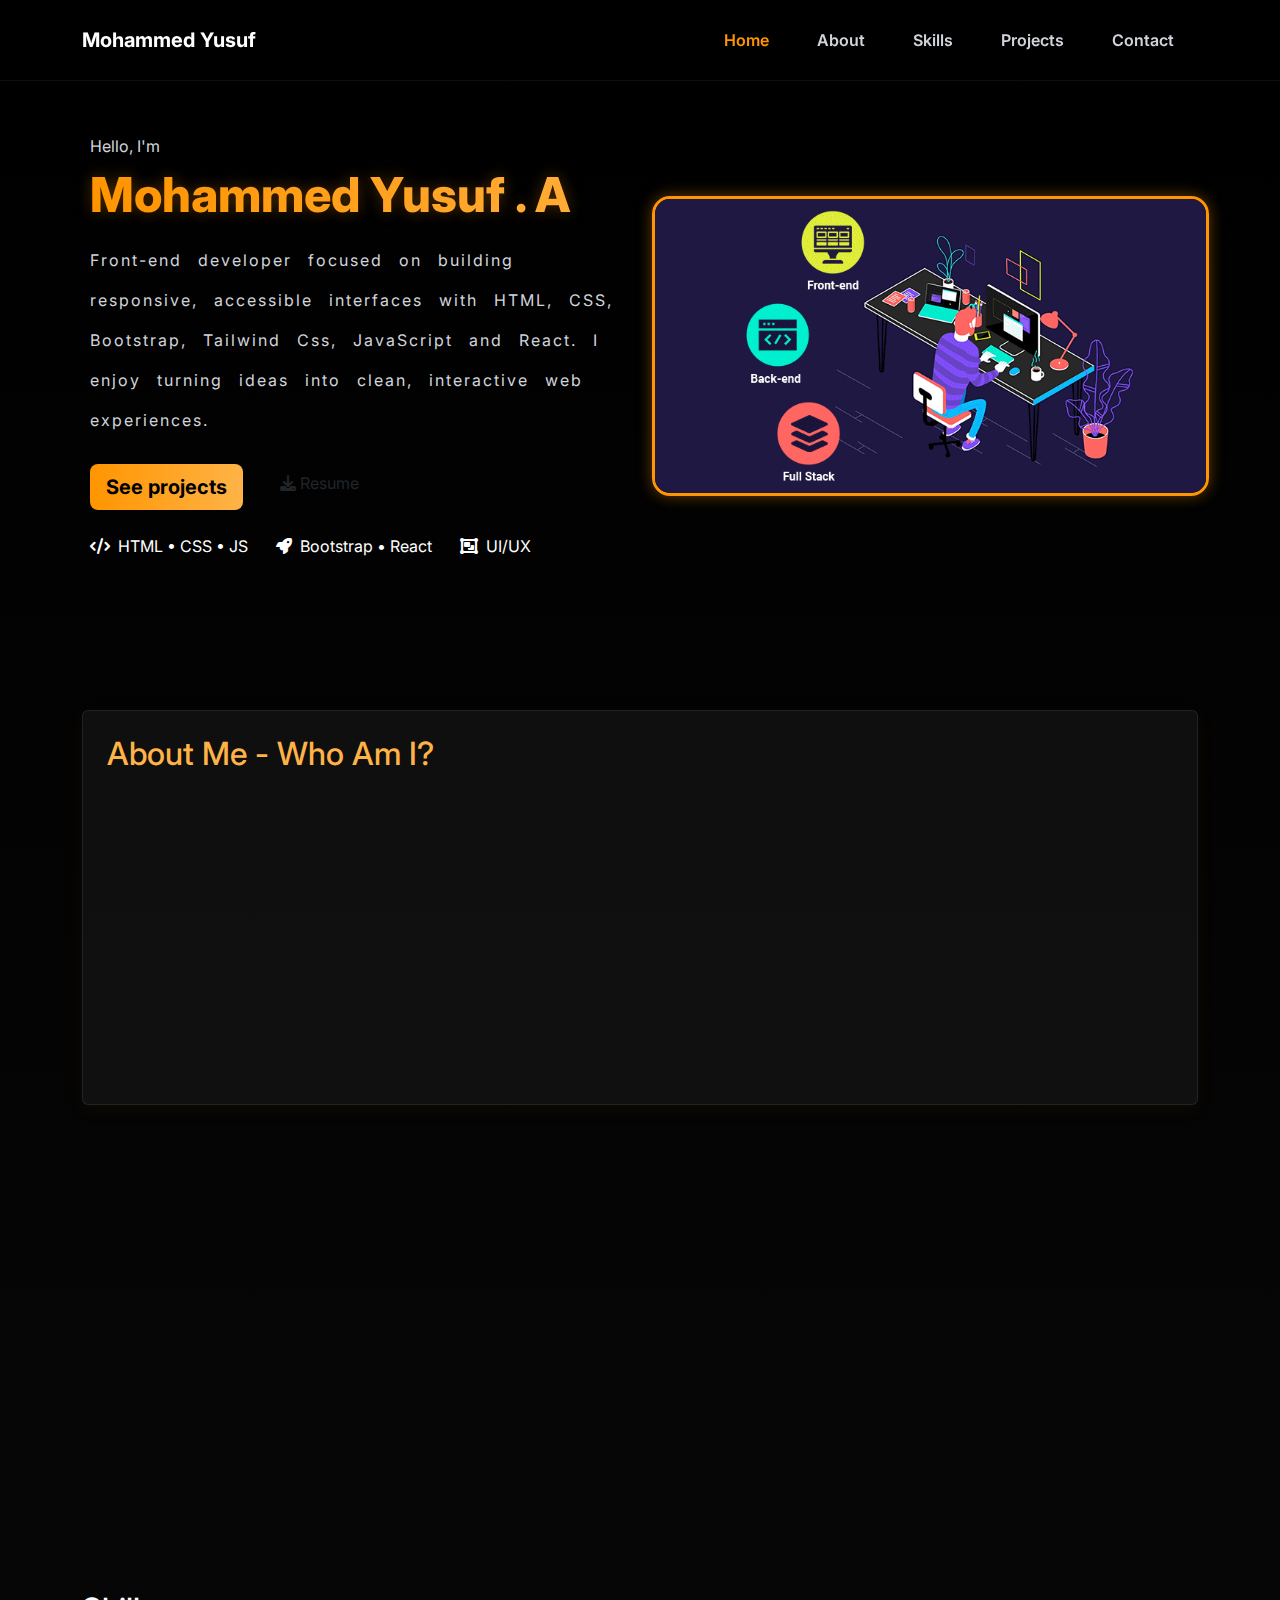
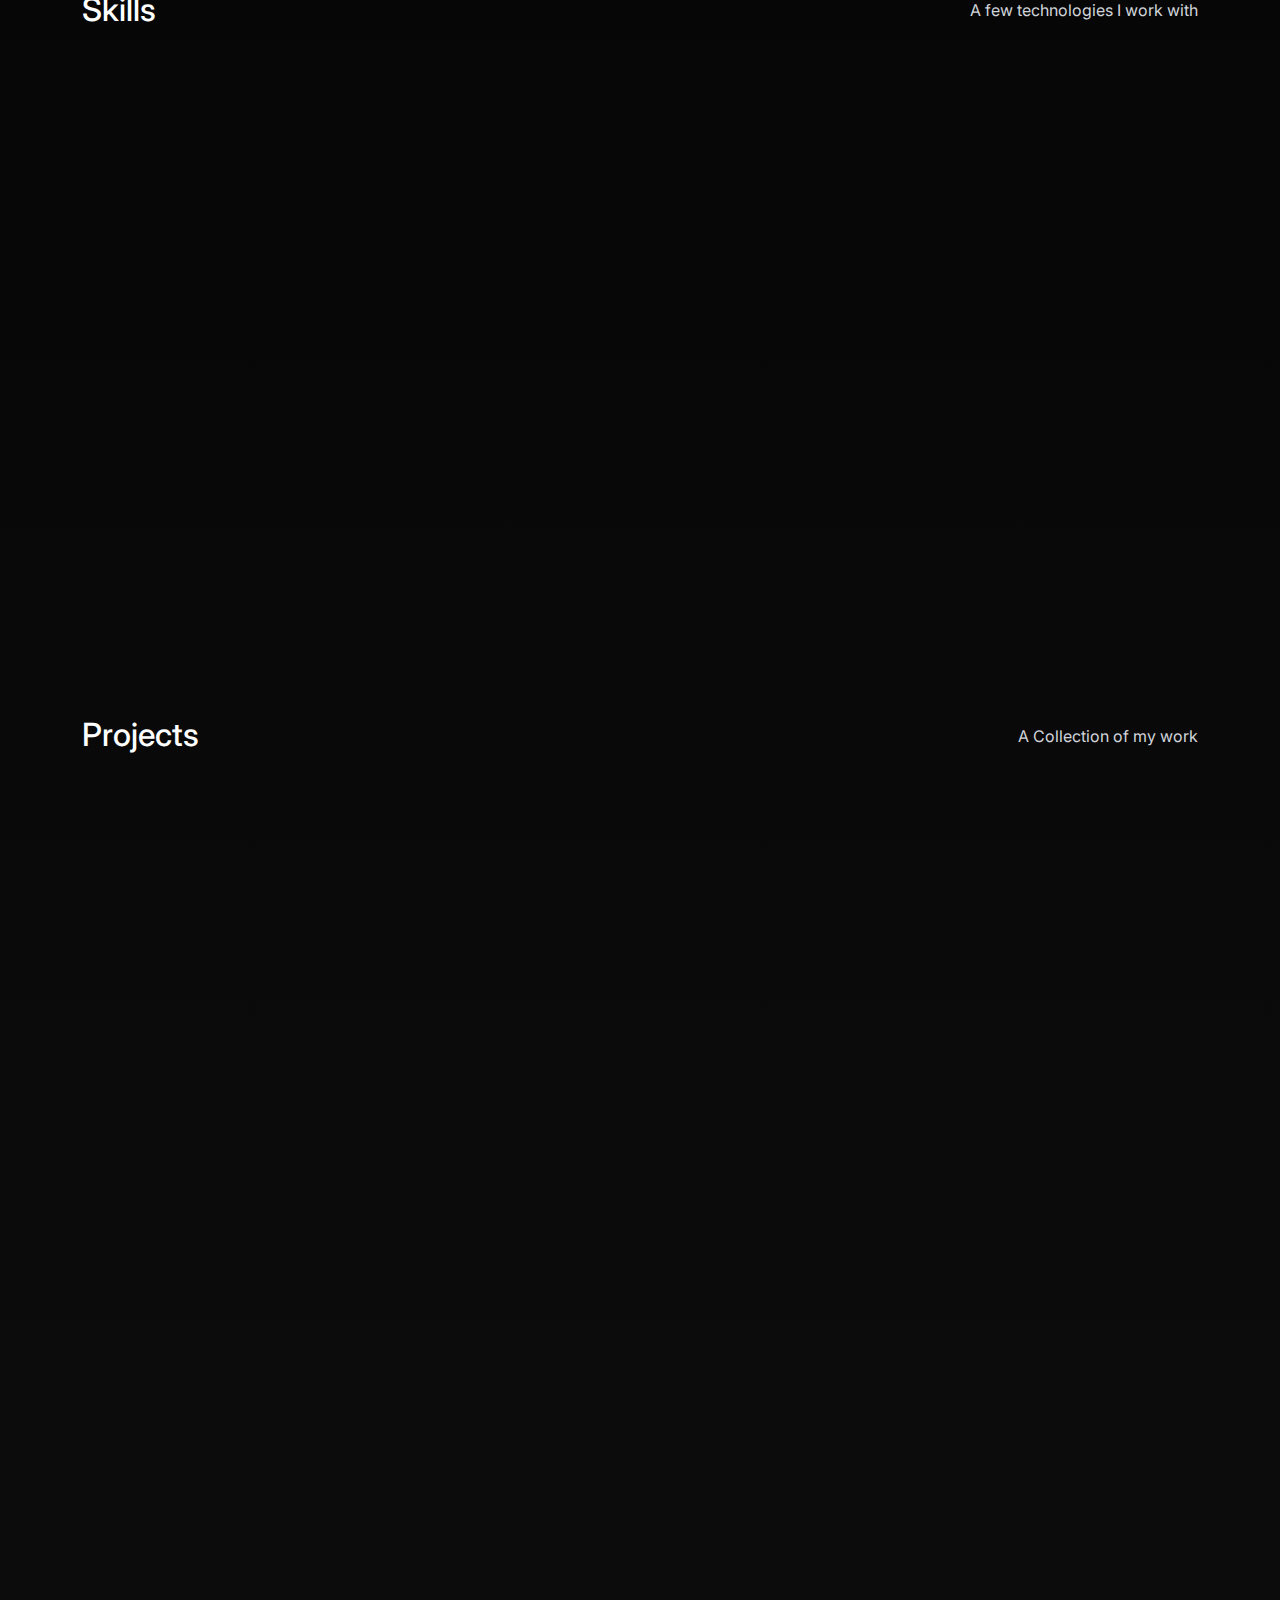
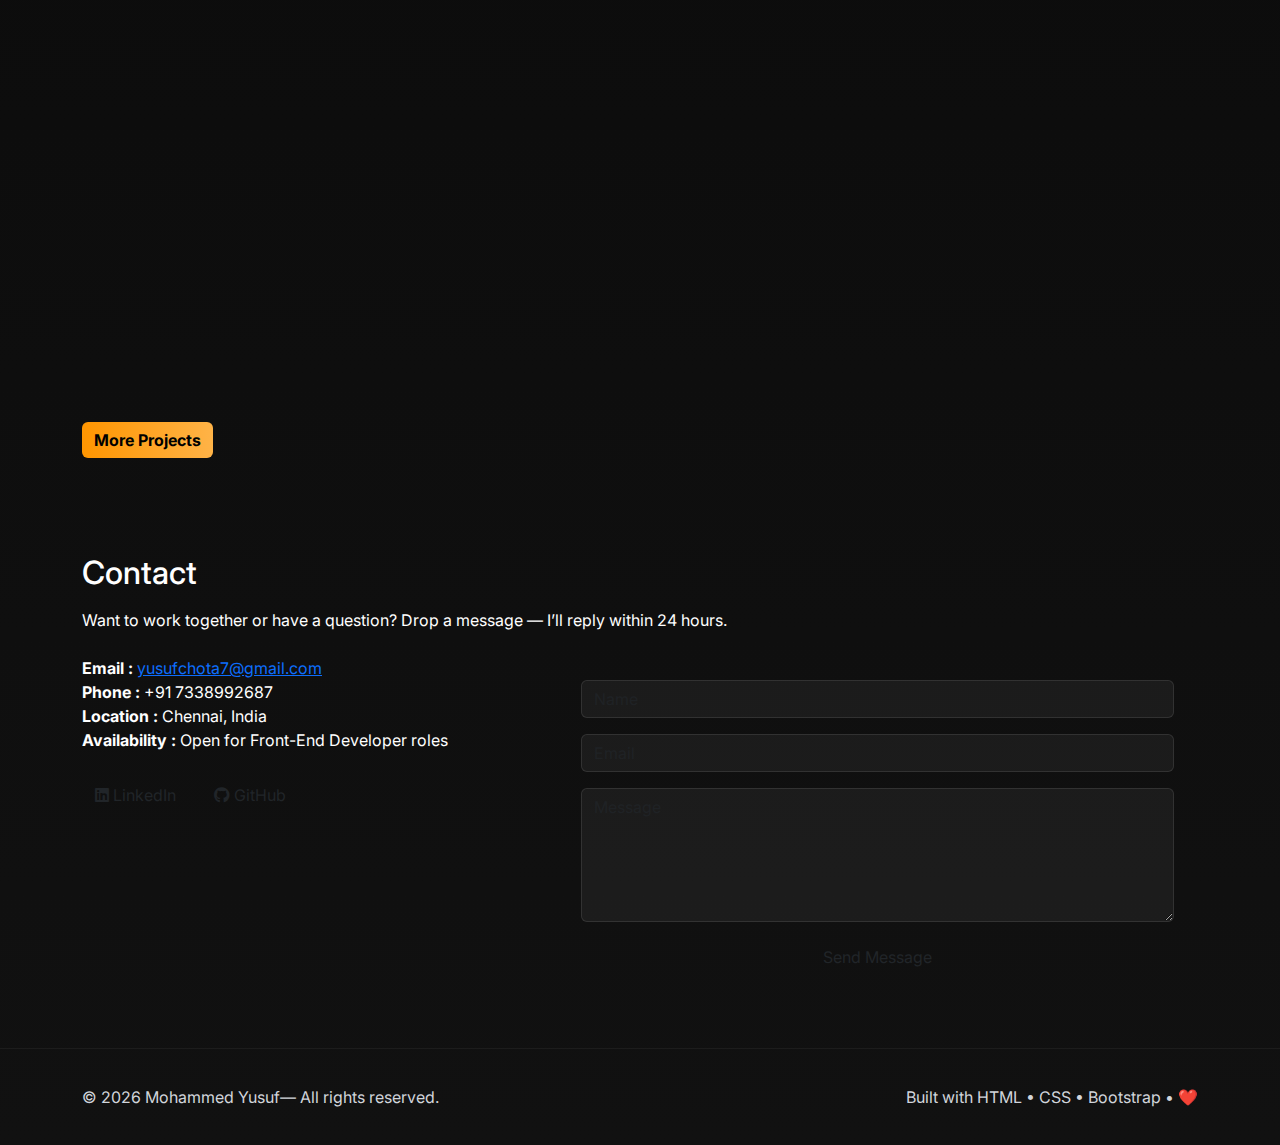
<file: index.html>
<!doctype html>
<html lang="en">
<head>
  <meta charset="utf-8">
  <meta name="viewport" content="width=device-width, initial-scale=1">
  <title>Mohammed Yusuf — Portfolio</title>

  <!-- Bootstrap 5 -->
  <link href="https://cdn.jsdelivr.net/npm/bootstrap@5.3.2/dist/css/bootstrap.min.css" rel="stylesheet">
  <!-- Google Fonts -->
  <link href="https://fonts.googleapis.com/css2?family=Inter:wght@300;400;600;800&display=swap" rel="stylesheet">
  <!-- Font Awesome for skill logos / icons -->
  <link rel="stylesheet" href="https://cdnjs.cloudflare.com/ajax/libs/font-awesome/6.5.0/css/all.min.css">
  <link rel="stylesheet" href="./style.css">
</head>
<body>

  <!-- NAVBAR -->
  <nav class="navbar navbar-expand-lg fixed-top">
    <div class="container">
      <a class="navbar-brand text-white fw-bold" href="#">Mohammed Yusuf</a>
      <button class="navbar-toggler" type="button" data-bs-toggle="collapse" data-bs-target="#navMenu">
        <span class="navbar-toggler-icon"><i class="fa fa-bars" style="color:var(--muted)"></i></span>
      </button>

      <div class="collapse navbar-collapse" id="navMenu">
        <ul class="navbar-nav ms-auto mb-2 mb-lg-0 align-items-lg-center">
          <li class="nav-item"><a class="nav-link active" href="#home">Home</a></li>
          <li class="nav-item"><a class="nav-link" href="#about">About</a></li>
          <li class="nav-item"><a class="nav-link" href="#skills">Skills</a></li>
          <li class="nav-item"><a class="nav-link" href="#projects">Projects</a></li>
          <li class="nav-item"><a class="nav-link" href="#contact">Contact</a></li>
        </ul>
      </div>
    </div>
  </nav>

  <!-- HERO -->
  <header id="home" class="hero">
    <div class="container">
      <div class="row align-items-center g-4 p-2">
        <div class="col-lg-6 order-2 order-lg-1 reveal">
          <p class="mb-2 lead-muted">Hello, I'm</p>
          <h1 class="display-name">Mohammed Yusuf . A</h1>
          <p class="intro lead-muted mt-3">Front-end developer focused on building responsive, accessible interfaces with HTML, CSS,  Bootstrap, Tailwind Css, JavaScript and React. I enjoy turning ideas into clean, interactive web experiences.</p>

          <div class="mt-4 d-flex gap-4">
            <a class="btn btn-accent btn-lg" href="#projects">See projects</a>
            <a href="./resume/Mohammed Yusuf Resume.pdf"  target="_blank" class="btn btn-resume">
              <i class="fa-solid fa-download" style="margin-right: 4px;"></i>Resume
            </a>
          </div>

          <ul class="list-inline mt-4 mb-0">
            <li class="list-inline-item me-4 lead-muted"><a href="#html-css-js" class="small-tag"><i class="fa fa-code me-2" ></i>HTML • CSS • JS</a></li>
            <li class="list-inline-item me-4 lead-muted">
              <a href="#html-css-js" class="small-tag"><i class="fa fa-rocket me-2"></i>Bootstrap • React</a></li>
            <li class="list-inline-item lead-muted"><a href="#html-css-js" class="small-tag"><i class="fa fa-object-group me-2"></i>UI/UX</a></li>
          </ul>
        </div>

        <div class="col-lg-6 text-center order-1 order-lg-2 reveal">
          <img src="./images/full-stack-development.gif" alt="Yusuf-photo" class="avatar">
        </div>
      </div>
    </div>
  </header>

  <!-- ABOUT -->
<section id="about" class="py-5">
  <div class="container">
    <div class="row g-4 align-items-center">
      <div class="col reveal">
        <div class="card card-ghost p-4">
          <h2 class="mb-3" style="color:var(--accent-glow)">About Me - Who Am I?</h2>
          <p class="lead-muted fadeIn">I’m a front-end developer focused on building clean, responsive, and accessible web interfaces using HTML, CSS, Bootstrap, Tailwind CSS, JavaScript, and React. I enjoy turning ideas into smooth, interactive user experiences with attention to detail and modern UI trends. I learn fast, love experimenting with new designs, and often challenge myself to rebuild real-world websites just to improve my skills. Creating polished, intuitive digital experiences is what excites me the most.</p>
          <ul class="mt-3 fadeIn">
            <li class="lead-muted">🎯 Problem solver who loves clean code</li>
            <li class="lead-muted">⚡ Passionate about responsive design & accessibility</li>
            <li class="lead-muted">📚 Always learning — currently focused on React and UI patterns</li>
          </ul>
        </div>
      </div>
      <div class="col-12 reveal">
        <div class="card card-ghost p-4">
          <h3 class="mb-3" style="color:var(--accent-glow);letter-spacing:1px;font-weight:600;">Quick facts</h3>

          <div class="row quick-facts">

            <div class="col-12 col-md-6 mb-3">
              <strong style="color:var(--accent-glow)">📍Location</strong>
              <p class="lead-muted mb-0">Chennai, India</p>
            </div>

            <div class="col-12 col-md-6 mb-3">
              <strong style="color:var(--accent-glow)">🎓Education</strong>
              <p class="lead-muted mb-0">UG - BSc Computer Science (2024)</p>
            </div>

            <div class="col-12 col-md-6 mb-3">
              <strong style="color:var(--accent-glow)">🛠️ Skills</strong>
              <p class="lead-muted mb-0">HTML, CSS, Tailwind, JavaScript, React</p>
            </div>

            <div class="col-12 col-md-6 mb-3">
              <strong style="color:var(--accent-glow)">🌐Languages</strong>
              <p class="lead-muted mb-0">English, Tamil, Hindi</p>
            </div>

            <div class="col-12 col-md-6 mb-3">
              <strong style="color:var(--accent-glow)">⌛Availability</strong>
              <p class="lead-muted mb-0">Open to front-end roles</p>
            </div>

            <div class="col-12 col-md-6 mb-3">
              <strong style="color:var(--accent-glow)">💼Experience</strong>
              <p class="lead-muted mb-0">Personal & learning projects</p>
            </div> 
          </div>
        </div>
      </div>
    </div>
  </div>
</section>

  <!-- SKILLS -->
  <section id="skills" class="py-5 bg-transparent">
  <div class="container" id="html-css-js">
    <div class="d-flex justify-content-between align-items-center mb-4">
      <h2 class="mb-0">Skills</h2>
      <p class="lead-muted mb-0">A few technologies I work with</p>
    </div>

    <div class="row g-4">
      <!-- HTML -->
      <div class="col-sm-12 col-md-6 col-lg-4 reveal">
        <a href="./project-card.html">
        <div class="card skill-card p-3 card-ghost h-100 text-center">
          <div class="fs-1 mb-3">
            <i class="fa-brands fa-html5" style="color:#e34f26;"></i>
          </div>
          <h5 class="mb-1">HTML</h5>
          <p class="small lead-muted">Clean structure & accessible markup</p>
        </div></a>
      </div>

      <!-- CSS -->
      <div class="col-sm-12 col-md-6 col-lg-4 reveal">
        <a href="./project-card.html">
        <div class="card skill-card p-3 card-ghost h-100 text-center">
          <div class="fs-1 mb-3">
            <i class="fa-brands fa-css3-alt" style="color:#2965f1"></i>
          </div>
          <h5 class="mb-1">CSS</h5>
          <p class="small lead-muted">Modern layouts, animations & styling</p>
        </div></a>
      </div>
      <!-- JavaScript -->
      <div class="col-sm-12 col-md-6 col-lg-4 reveal">
        <a href="./project-card.html">
        <div class="card skill-card p-3 card-ghost h-100 text-center">
          <div class="fs-1 mb-3">
            <i class="fa-brands fa-js-square" style="color:#f0db4f"></i>
          </div>
          <h5 class="mb-1">JavaScript</h5>
          <p class="small lead-muted">Dynamic UI, logic building & ES6+</p>
        </div></a>
      </div>

      <!-- Bootstrap -->
      <div class="col-sm-12 col-md-6 col-lg-4 reveal">
        <a href="./project-card.html">
        <div class="card skill-card p-3 card-ghost h-100 text-center">
          <div class="fs-1 mb-3">
            <i class="fa-brands fa-bootstrap" style="color:#9522dd"></i>
          </div>
          <h5 class="mb-1">Bootstrap</h5>
          <p class="small lead-muted">Responsive grid & ready-made components</p>
        </div></a>
      </div>

      <!-- Tailwind Css -->
      <div class="col-sm-12 col-md-6 col-lg-4 reveal">
        <a href="./project-card.html">
        <div class="card skill-card p-3 card-ghost h-100 text-center">
          <div class="fs-1 mb-3">
            <i class="fa-brands fa-tag" style="color:#7b8cff"></i>
          </div>
          <h5 class="mb-1">Tailwind Css</h5>
          <p class="small lead-muted">Utility-first styling & fast UI building</p>
        </div></a>
      </div>
      <!-- React -->
      <div class="col-sm-12 col-md-6 col-lg-4 reveal">
        <a href="./project-card.html">
        <div class="card skill-card p-3 card-ghost h-100 text-center">
          <div class="fs-1 mb-3">
            <i class="fa-brands fa-react" style="color:#28abcf"></i>
          </div>
          <h5 class="mb-1">React</h5>
          <p class="small lead-muted">Reusable components & state management</p>
        </div></a>
      </div>

      <!-- UI/UX -->
      <div class="col-sm-12 col-md-6 col-lg-4 reveal">
        <a href="./project-card.html">
        <div class="card skill-card p-3 card-ghost h-100 text-center">
          <div class="fs-1 mb-3">
            <i class="fa-solid fa-palette" style="color:#f472b6"></i>
          </div>
          <h5 class="mb-1">UI / UX</h5>
          <p class="small lead-muted">Wireframes, visual hierarchy & flow design</p>
        </div></a>
      </div>
      <!-- Figma -->
      <div class="col-sm-12 col-md-6 col-lg-4 reveal">
        <a href="./project-card.html">
        <div class="card skill-card p-3 card-ghost h-100 text-center">
          <div class="fs-1 mb-3">
            <i class="fa-brands fa-figma" style="color:#61dafb"></i>
          </div>
          <h5 class="mb-1">Figma</h5>
          <p class="small lead-muted">Interface design & interactive prototypes</p>
        </div></a>
      </div>

      <!-- Wordpress -->
      <div class="col-sm-12 col-md-6 col-lg-4 reveal">
        <a href="./project-card.html">
        <div class="card skill-card p-3 card-ghost h-100 text-center">
          <div class="fs-1 mb-3">
            <i class="fa-brands fa-wordpress" style="color:#61dafb"></i>
          </div>
          <h5 class="mb-1">WordPress</h5>
          <p class="small lead-muted">Themes, customization & content management</p>
        </div></a>
      </div>
    </div>
  </div>
</section>


  <!-- PROJECTS -->
  <section id="projects" class="py-5">
    <div class="container">
      <div class="d-flex justify-content-between align-items-center mb-4">
        <h2 class="mb-0">Projects</h2>
        <p class="lead-muted mb-0">A Collection of my work</p>
      </div>

      <!-- Project 1 -->
      <div class="project-row card-ghost p-3 mb-3 reveal">
        <div class="row g-3 align-items-center project-card">
          <div class="col-md-5">
            <img src="./Project-img/youtube-clone.png" alt="project 1" class="project-img w-100">
          </div>
          <div class="col-md-7 project-card-des">
            <h4>Youtube Web Application - Clone</h4>
            <p class="lead-muted p-3">
              I developed a YouTube‐clone interface project using HTML, CSS and Bootstrap to practice responsive front‐end development. The interface includes a navigation sidebar, search bar with voice-icon placeholder, and a dynamically styled grid of video cards. I built it to demonstrate mastery of responsive layouts and UI structure, and I plan to enhance it by adding JavaScript for dynamic interactivity.
            </p>
            <div class="mt-3">
              <a class="btn btn-accent" href="https://github.com/yusufchota/YouTube-Clone.git" target="_blank">Code</a>
              <a class="btn btn-outline-light me-2" href="https://yusufchota.github.io/YouTube-Clone/">Live Site</a>
            </div>
          </div>
        </div>
      </div>

      <!-- Project 2 -->
      <div class="project-row card-ghost p-3 mb-3 reveal">
        <div class="row g-3 align-items-center flex-md-row-reverse">
          <div class="col-md-5">
            <img src="./Project-img/Vibe-Stream.png" alt="project 2" class="project-img w-100">
          </div>
          <div class="col-md-7 project-card-des">
            <h4>Vibe Stream - Music Player</h4>
            <p class="lead-muted p-3">This project is a team-collaboration web application built as part of a front-end development initiative. It features a clean layout with a navigation header, main content sections, and responsive design across device sizes. I contributed to building the page structure, styling with CSS (and optionally Bootstrap), and ensuring the design adapts smoothly to both mobile and desktop.</p>
            <div class="mt-3">
              <a class="btn btn-accent" href="https://github.com/yusufchota/Team-Project-1.git">Code</a>
              <a class="btn btn-outline-light me-2" href="https://yusufchota.github.io/Team-Project-1/">Live Site</a>
            </div>
          </div>
        </div>
      </div>

      <!-- Project 3 -->
      <div class="project-row card-ghost p-3 mb-3 reveal">
        <div class="row g-3 align-items-center">
          <div class="col-md-5">
            <img src="./Project-img/Rock-Paper-Scissors.png" alt="project 3" class="project-img w-100">
          </div>
          <div class="col-md-7 project-card-des">
            <h4>Rock • Paper • Scissors</h4>
            <p class="lead-muted p-3">This is a simple interactive web game built using HTML, CSS and JavaScript. The core functionality allows a user to play the classic Rock-Paper-Scissors game against the computer in real-time. The UI presents buttons for each choice (rock, paper, scissors), displays the computer’s random choice, and shows the result (win, lose or draw) with visual feedback.</p>
            <div class="mt-3">
              <a class="btn btn-accent" href="https://github.com/yusufchota/Rock-paper-scissors-game.git" target="_blank">Code</a>
              <a class="btn btn-outline-light me-2" href="https://yusufchota.github.io/Rock-paper-scissors-game/">Live Site</a>
            </div>
          </div>
        </div>
      </div>

      <!-- Project 4 -->
      <div class="project-row card-ghost p-3 mb-3 reveal">
        <div class="row g-3 align-items-center flex-md-row-reverse">
          <div class="col-md-5">
            <img src="./Project-img/portfolio.png" alt="project 4" class="project-img w-100">
          </div>
          <div class="col-md-7 project-card-des">
            <h4>My Portfolio</h4>
            <p class="lead-muted p-3">This is my personal portfolio website designed to showcase my skills, projects, and experience as a front-end developer. The design follows a dark theme with orange highlights, giving it a modern and professional look. The website includes well-structured sections such as Home, About, Skills, Projects, and Contact. It is built with a fully responsive layout, ensuring a smooth browsing experience on mobile, tablet, and desktop devices.</p>
            <div class="mt-3">
              <a class="btn btn-accent" href="https://github.com/yusufchota/portfolio-website.git">Code</a>
              <a class="btn btn-outline-light me-2" href="https://yusufchota.github.io/portfolio-website/">Live Site</a>
            </div>
          </div>
        </div>
      </div>
      <a class="btn btn-accent mt-4" href="./project-card.html" target="_blank">More Projects</a>
    </div>
  </section>

  <!-- CONTACT -->
  <section id="contact" class="py-5">
    <div class="container">
      <h2 class="contact-title mb-3">Contact</h2>
      <p class="contact-subtitle mb-4">
        Want to work together or have a question? Drop a message — I’ll reply within 24 hours.
      </p>

      <div class="row g-4">
        <!-- LEFT SIDE INFO -->
        <div class="col-md-5">
          <ul class="list-unstyled contact-info">
            <li><strong>Email :</strong> <a href="mailto:yusufchota7@gmail.com">yusufchota7@gmail.com</a></li>
            <li><strong>Phone :</strong> +91 7338992687</li>
            <li><strong>Location :</strong> Chennai, India</li>
            <li><strong>Availability :</strong> Open for Front-End Developer roles</li>
          </ul>

          <div class="mt-4">
            <a href="https://www.linkedin.com/in/yusufchota/" target="_blank" class="btn btn-contact me-2">
              <i class="fa-brands fa-linkedin"></i> LinkedIn
            </a>
            <a href="https://github.com/yusufchota" target="_blank" class="btn btn-contact-outline">
              <i class="fa-brands fa-github"></i> GitHub
            </a>
          </div>
        </div>

        <!-- RIGHT SIDE FORM -->
        <div class="col-md-7">
          <div class="contact-card p-4">
            <form>
              <div class="mb-3">
                <input type="text" class="form-control contact-input" placeholder="Name">
              </div>
              <div class="mb-3">
                <input type="email" class="form-control contact-input" placeholder="Email">
              </div>
              <div class="mb-3">
                <textarea class="form-control contact-input" rows="5" placeholder="Message"></textarea>
              </div>

              <button class="btn btn-send w-100">Send Message</button>
            </form>
          </div>
        </div>
      </div>
    </div>
  </section>

  <!-- FOOTER -->
  <footer>
    <div class="container">
      <div class="d-flex justify-content-between align-items-center">
        <div>© <span id="year"></span> Mohammed Yusuf— All rights reserved.</div>
        <div class="lead-muted">Built with HTML • CSS • Bootstrap • ❤️</div>
      </div>
    </div>
  </footer>


  <!-- Bootstrap JS -->
  <script src="https://cdn.jsdelivr.net/npm/bootstrap@5.3.2/dist/js/bootstrap.bundle.min.js"></script>

  <script>
    // Fill year
    document.getElementById('year').textContent = new Date().getFullYear();

    // Smooth reveal on scroll using IntersectionObserver
    const observer = new IntersectionObserver((entries)=>{
      entries.forEach(entry=>{
        if(entry.isIntersecting){ entry.target.classList.add('visible'); }
      });
    },{threshold:.12});

    document.querySelectorAll('.reveal').forEach(el=>observer.observe(el));

    // Contact form demo (replace with real endpoint)
    document.getElementById('contactForm').addEventListener('submit', function(e){
      e.preventDefault();
      // simple demo behaviour
      document.getElementById('formAlert').style.display = 'block';
      setTimeout(()=>document.getElementById('formAlert').style.display='none', 3500);
      this.reset();
    });

    // Highlight active nav link on scroll
    const sections = document.querySelectorAll('section, header');
    window.addEventListener('scroll', ()=>{
      let fromTop = window.scrollY + 90;
      document.querySelectorAll('.nav-link').forEach(link=>{
        let section = document.querySelector(link.getAttribute('href'));
        if(section && section.offsetTop <= fromTop && (section.offsetTop + section.offsetHeight) > fromTop){
          document.querySelectorAll('.nav-link').forEach(n=>n.classList.remove('active'));
          link.classList.add('active');
        }
      });
    });

    // small interactive hover for project images
    document.querySelectorAll('.project-img').forEach(img=>{
      img.addEventListener('mouseenter', ()=> img.style.transform='scale(1.03)');
      img.addEventListener('mouseleave', ()=> img.style.transform='none');
      img.style.transition = 'transform .4s ease';
    });

  </script>
</body>
</html>
</file>
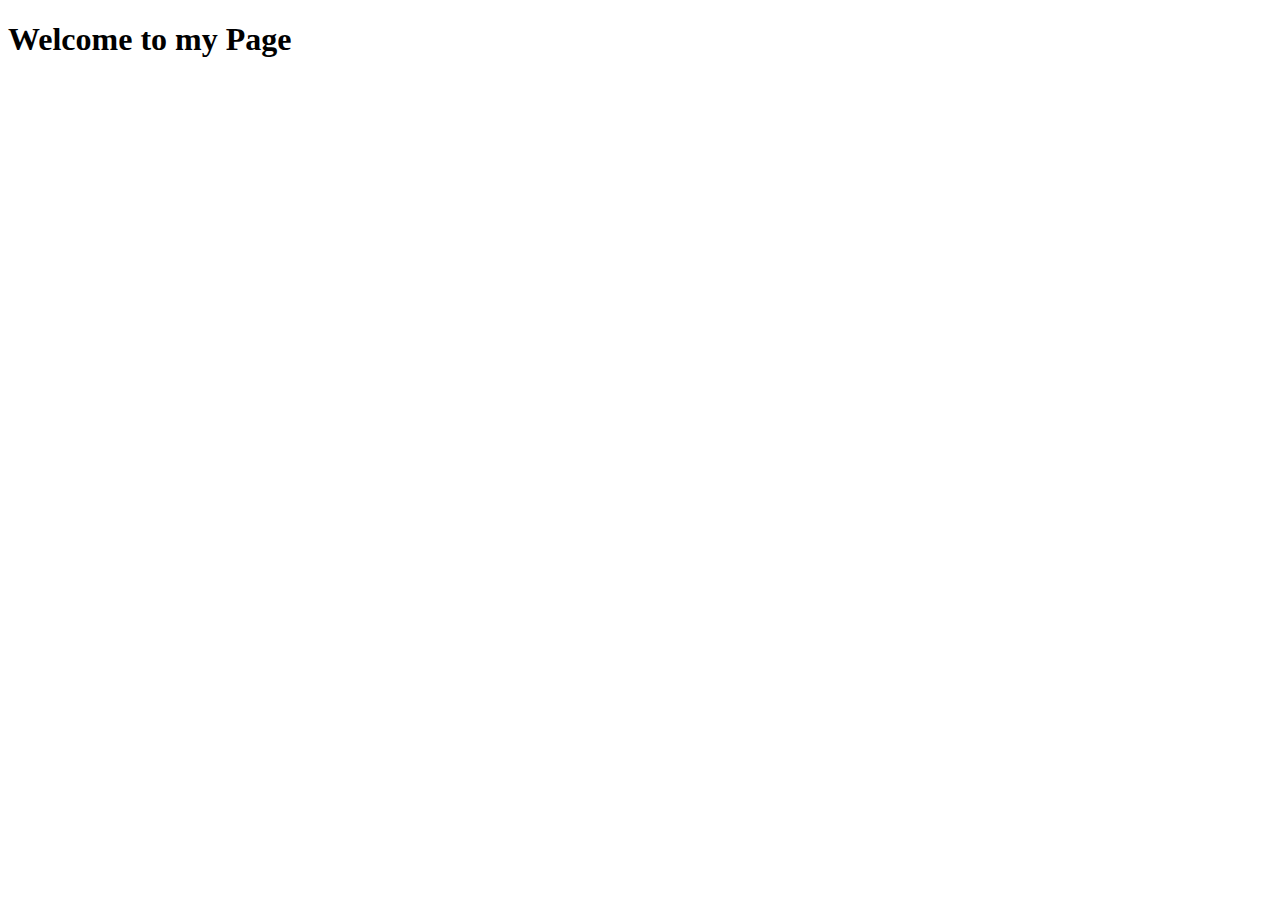
<file: html-projects.html>
<!DOCTYPE html>
<html lang="en">
<head>
    <meta charset="UTF-8">
    <meta name="viewport" content="width=device-width, initial-scale=1.0">
    <title>Document</title>
</head>
<body>
    <h1>Welcome to my Page</h1>
</body>
</html>
</file>
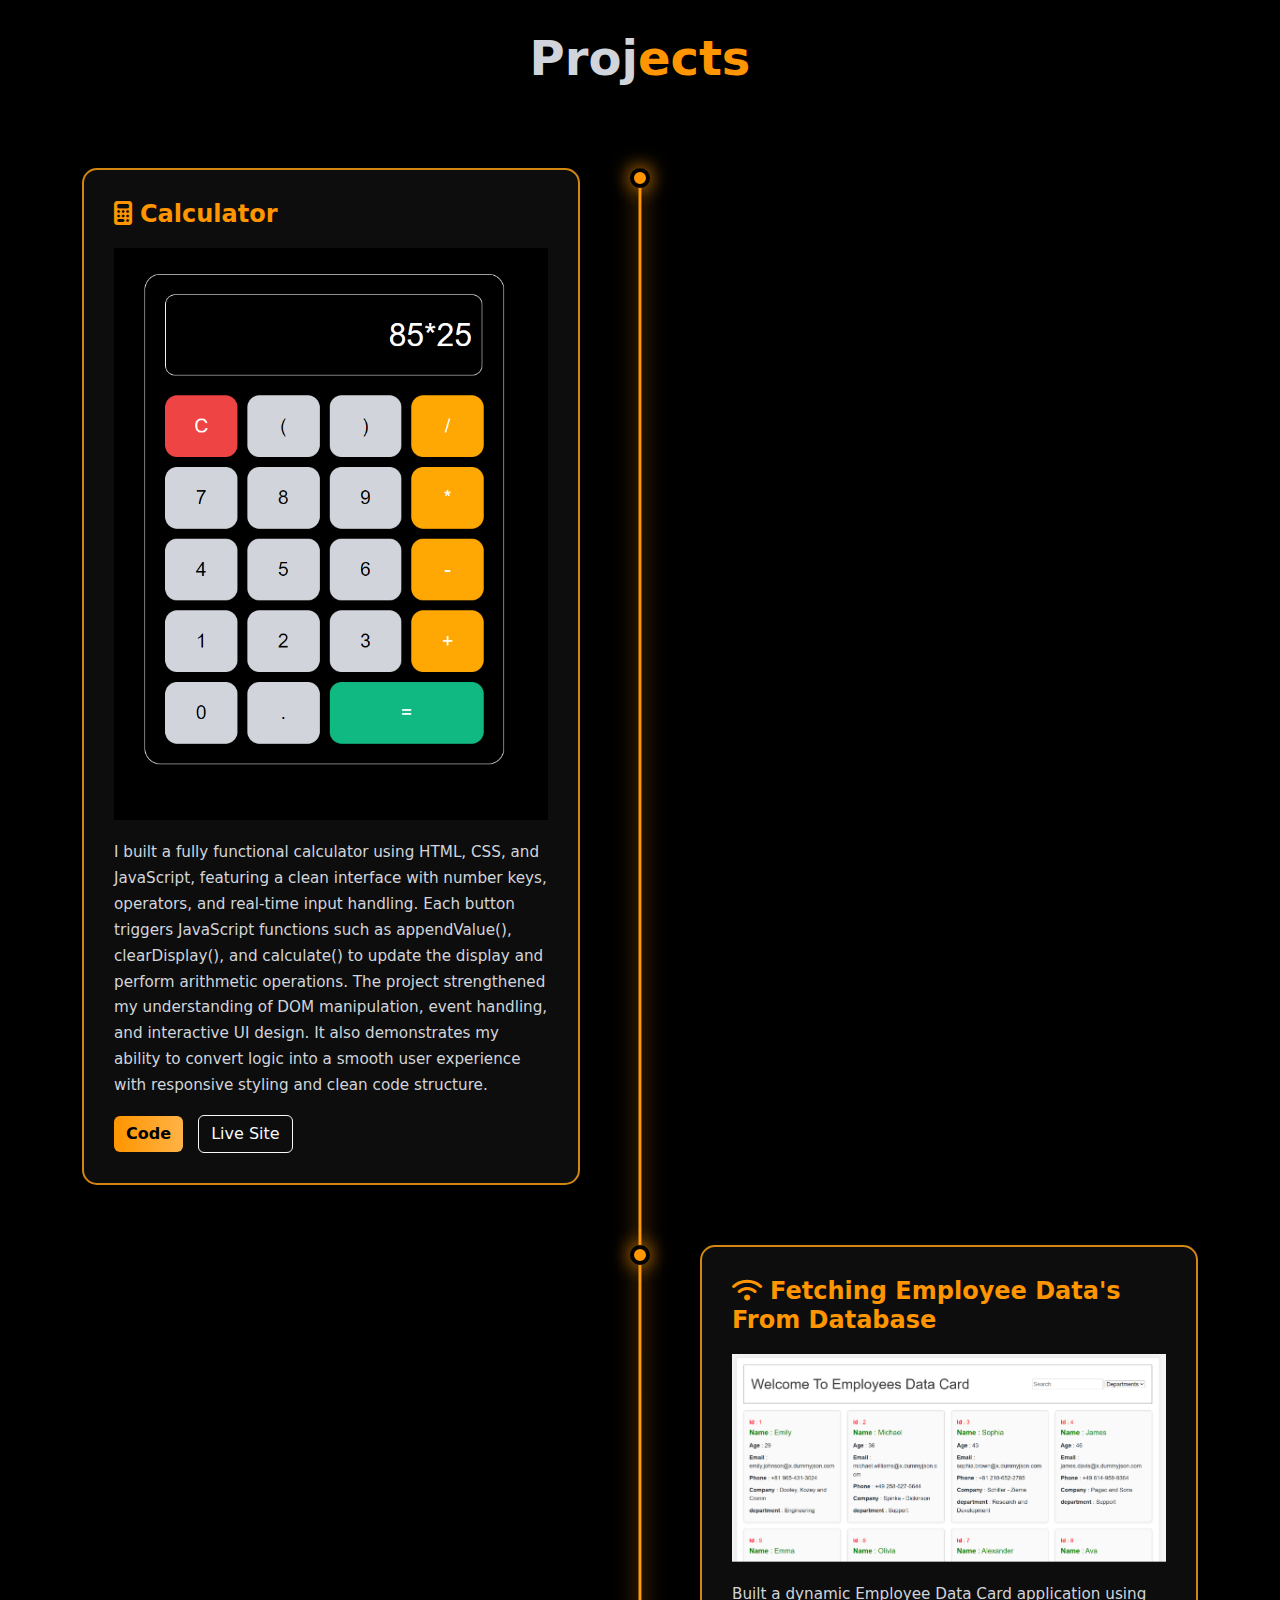
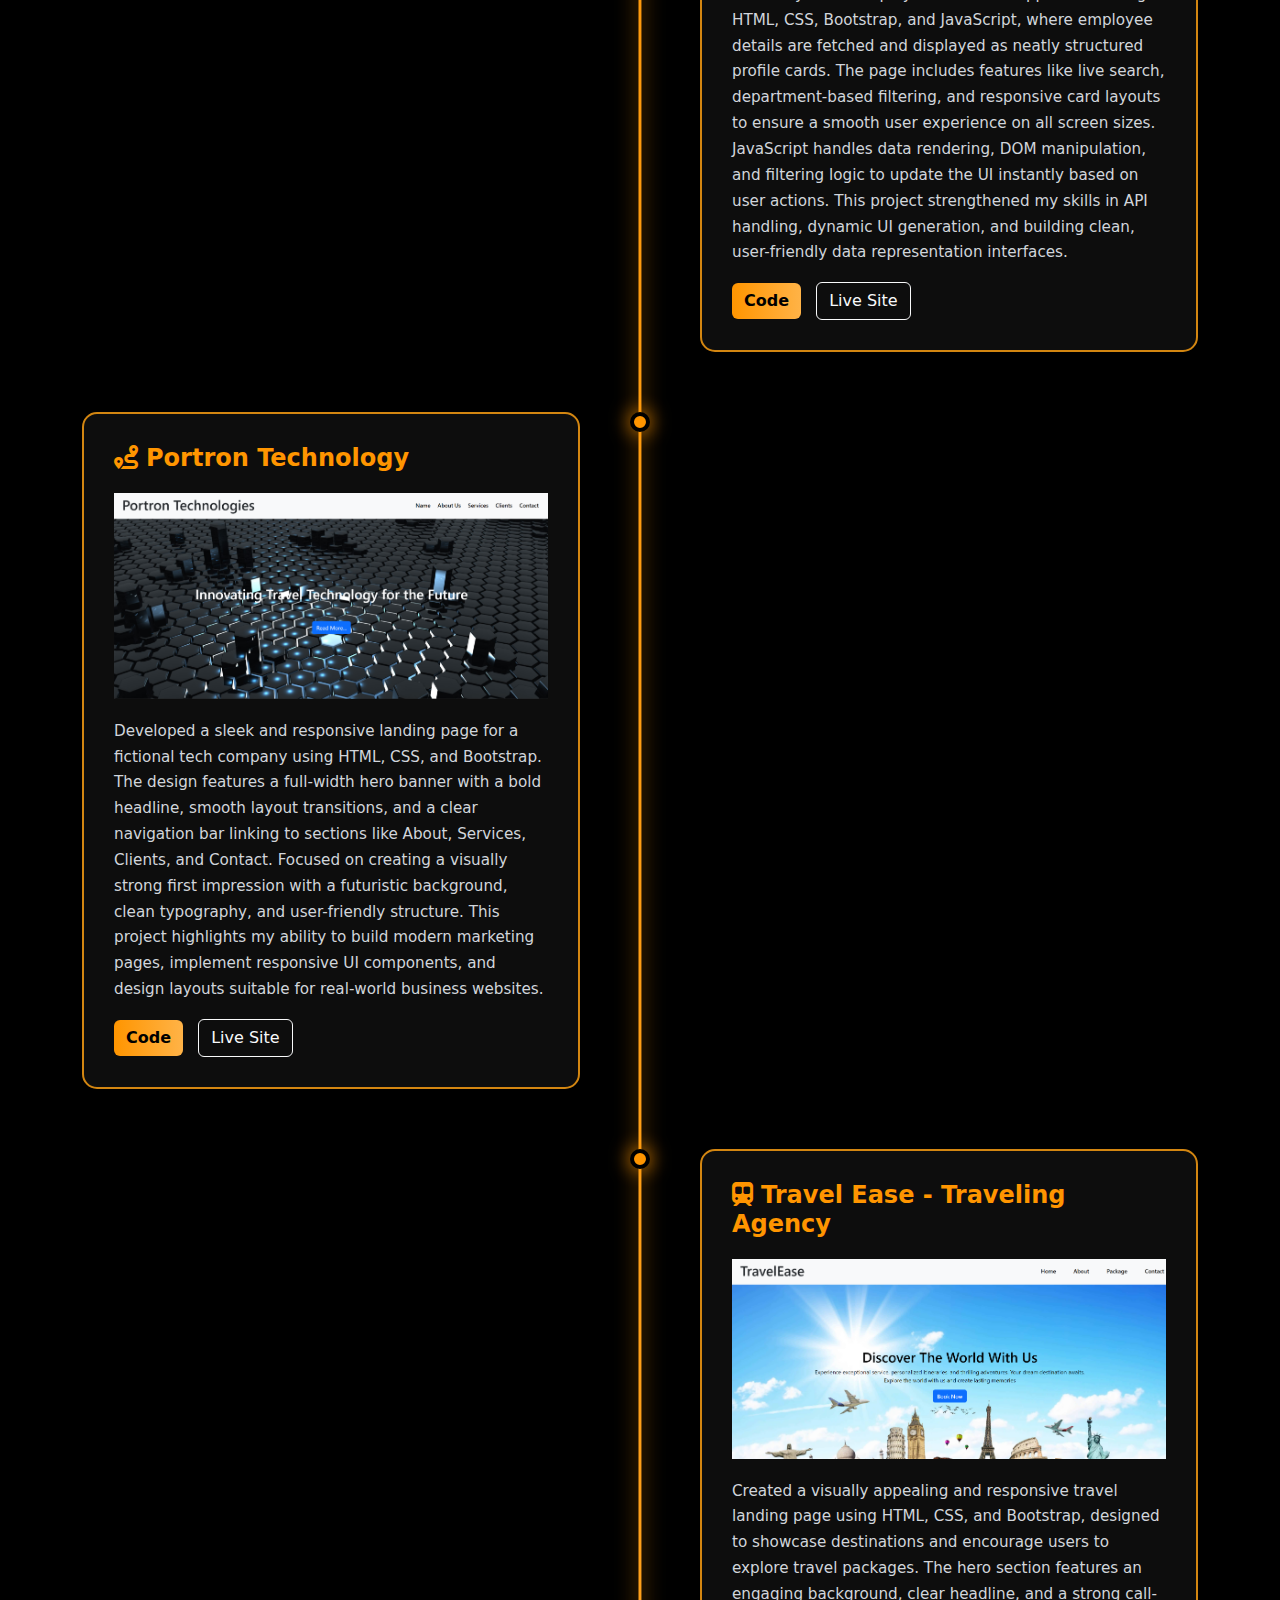
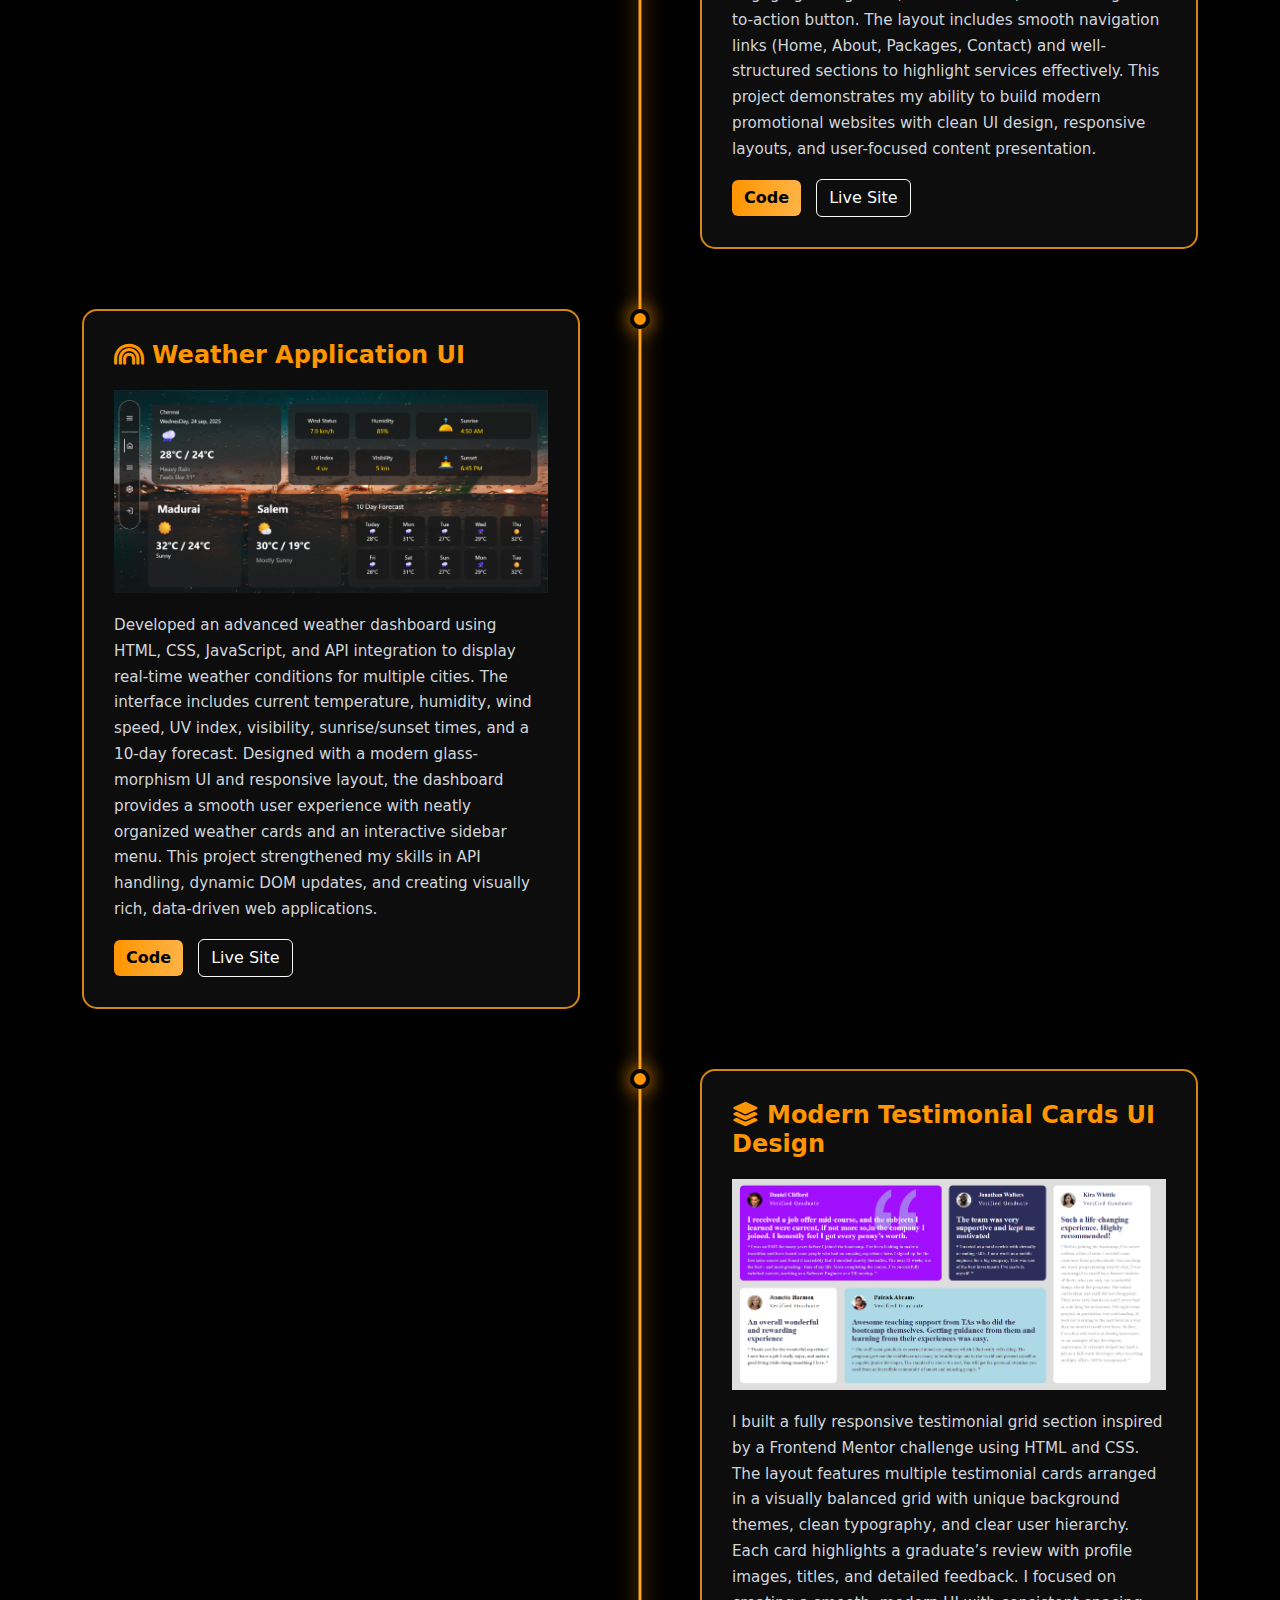
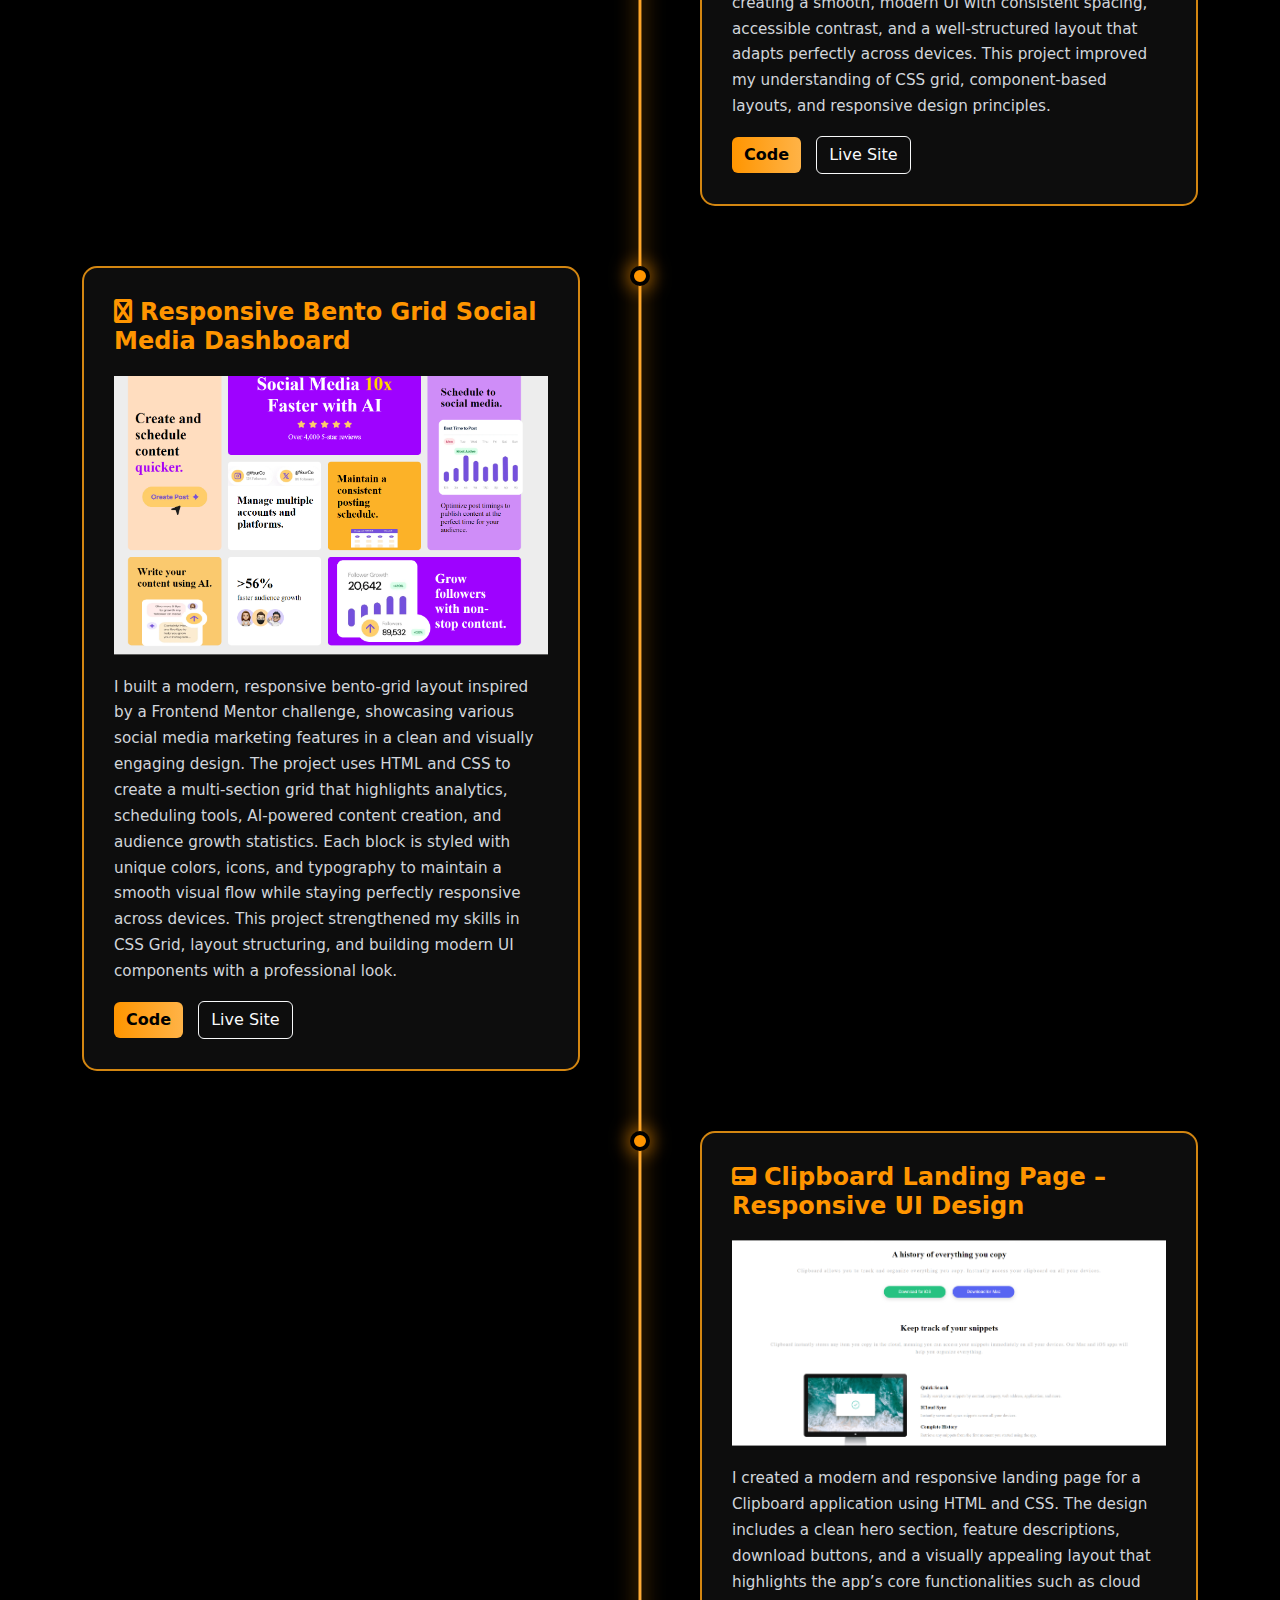
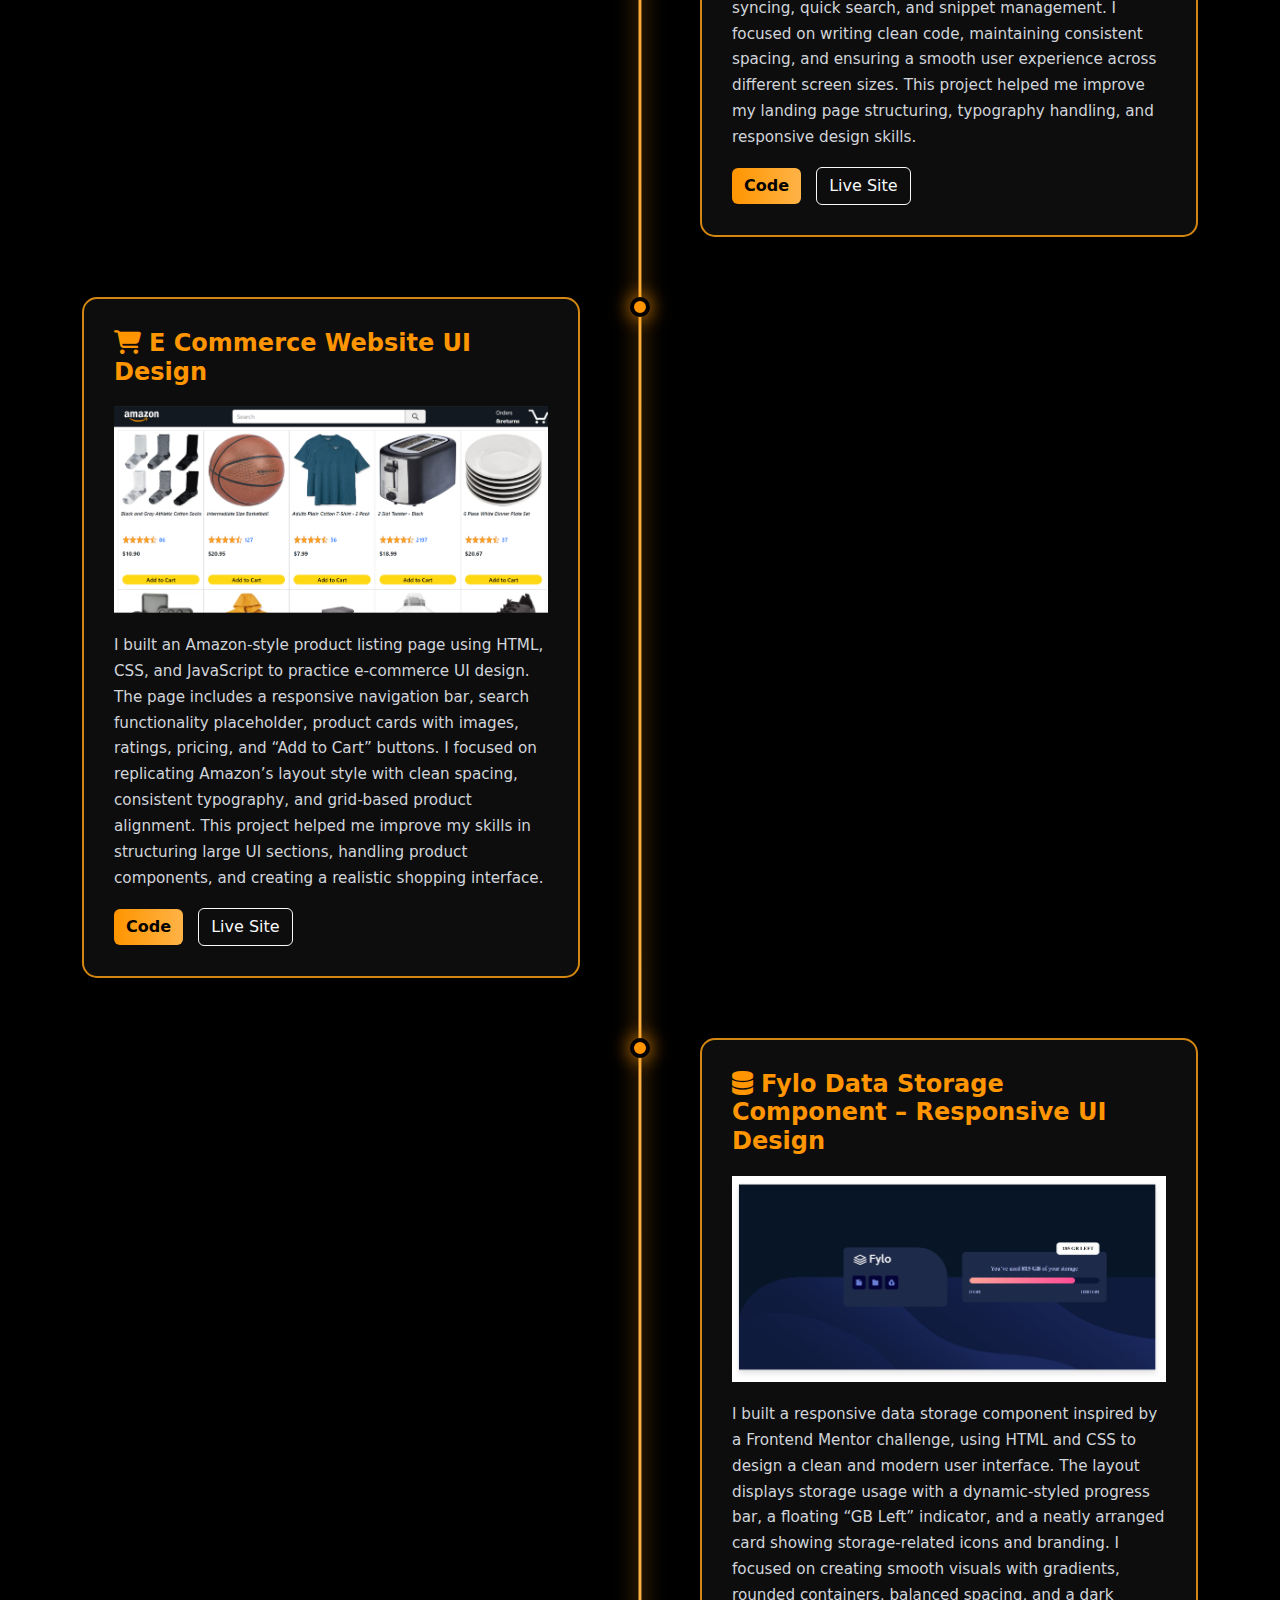
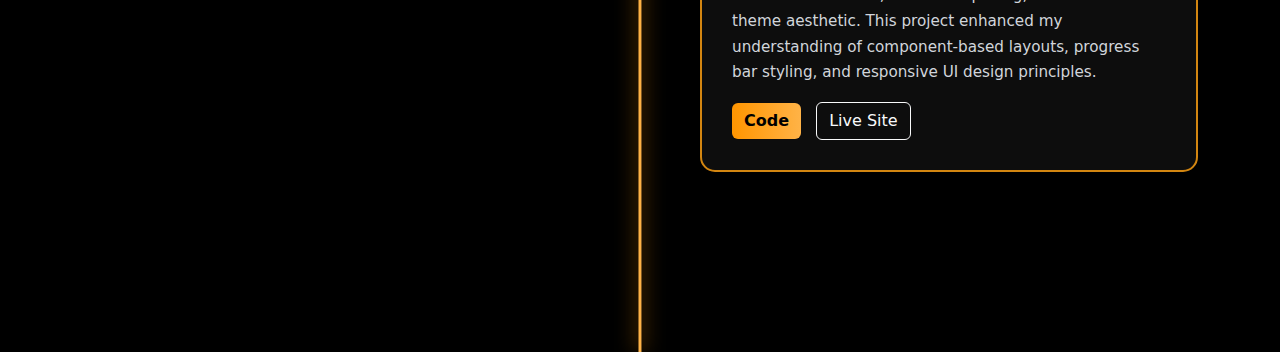
<file: project-card.html>
<!DOCTYPE html>
<html lang="en">
<head>
    <meta charset="UTF-8">
    <meta name="viewport" content="width=device-width, initial-scale=1.0">
    <title>Portfolio | Projects</title>
    <link href="https://cdnjs.cloudflare.com/ajax/libs/bootstrap/5.3.2/css/bootstrap.min.css" rel="stylesheet">
    <link href="https://cdnjs.cloudflare.com/ajax/libs/font-awesome/6.4.0/css/all.min.css" rel="stylesheet">
    <link rel="stylesheet" href="./project-card.css">
</head>
<body>
    <!-- Project Section -->
    <main>
        <div class="container">
            <div class="section-header">
                <h1 style="color: var(--muted);">Proj<span style="color: var(--accent);">ects</span></h1>
            </div>

            <div class="timeline-container">
                <!-- Timeline Line -->
                <div class="timeline-line"></div>

                <!-- Timeline Item 1 - Left Side -->
                <div class="timeline-item">
                    <div class="timeline-dot"></div>
                    <div class="row">
                        <div class="col-md-6 timeline-left">
                            <div class="timeline-card">
                                <h3 class="card-title"><i class="fa fa-calculator me-2"></i>Calculator</h3>
                                <div class="card">
                                    <img src="./Project-img/calculator.png" alt="Project-img" class="project-img">
                                </div>                              
                                <div class="card-content">
                                    I built a fully functional calculator using HTML, CSS, and JavaScript, featuring a clean interface with number keys, operators, and real-time input handling. Each button triggers JavaScript functions such as appendValue(), clearDisplay(), and calculate() to update the display and perform arithmetic operations. The project strengthened my understanding of DOM manipulation, event handling, and interactive UI design. It also demonstrates my ability to convert logic into a smooth user experience with responsive styling and clean code structure.
                                </div>
                                <div class="mt-3">
                                    <a class="btn btn-accent" href="https://github.com/yusufchota/Calculator.git">Code</a>
                                    <a class="btn btn-outline-light me-2" href="https://yusufchota.github.io/Calculator/">Live Site</a>
                                </div>
                            </div>
                        </div>
                        <div class="col-md-6"></div>
                    </div>
                </div>

                <!-- Timeline Item 2 - Right Side -->
                <div class="timeline-item">
                    <div class="timeline-dot"></div>
                    <div class="row">
                        <div class="col-md-6"></div>
                        <div class="col-md-6 timeline-right">
                            <div class="timeline-card">
                                <h3 class="card-title"><i class="fa fa-wifi-strong me-2"></i>Fetching Employee Data's From Database</h3>
                                <div class="card">
                                    <img src="./Project-img/fetch-data.png" alt="Project-img" class="project-img">
                                </div>
                                <div class="card-content">
                                    Built a dynamic Employee Data Card application using HTML, CSS, Bootstrap, and JavaScript, where employee details are fetched and displayed as neatly structured profile cards. The page includes features like live search, department-based filtering, and responsive card layouts to ensure a smooth user experience on all screen sizes. JavaScript handles data rendering, DOM manipulation, and filtering logic to update the UI instantly based on user actions. This project strengthened my skills in API handling, dynamic UI generation, and building clean, user-friendly data representation interfaces.
                                </div>
                                <div class="mt-3">
                                    <a class="btn btn-accent" href="https://github.com/yusufchota/Employee-Card.git">Code</a>
                                    <a class="btn btn-outline-light me-2" href="https://yusufchota.github.io/Employee-Card/">Live Site</a>
                                </div>
                            </div>
                        </div>
                    </div>
                </div>

                <!-- Timeline Item 3 - Left Side -->
                <div class="timeline-item">
                    <div class="timeline-dot"></div>
                    <div class="row">
                        <div class="col-md-6 timeline-left">
                            <div class="timeline-card">
                                <h3 class="card-title"><i class="fa fa-route me-2"></i>Portron Technology</h3>            
                                <div class="card">
                                    <img src="./Project-img/portron-technologies.png" alt="Project-img" class="project-img">
                                </div>                   
                                <div class="card-content">
                                    Developed a sleek and responsive landing page for a fictional tech company using HTML, CSS, and Bootstrap. The design features a full-width hero banner with a bold headline, smooth layout transitions, and a clear navigation bar linking to sections like About, Services, Clients, and Contact. Focused on creating a visually strong first impression with a futuristic background, clean typography, and user-friendly structure. This project highlights my ability to build modern marketing pages, implement responsive UI components, and design layouts suitable for real-world business websites.
                                </div>
                                <div class="mt-3">
                                    <a class="btn btn-accent" href="https://github.com/yusufchota/portron-Technology-.git">Code</a>
                                    <a class="btn btn-outline-light me-2" href="https://yusufchota.github.io/portron-Technology-/">Live Site</a>
                                </div>
                            </div>
                        </div>
                        <div class="col-md-6"></div>
                    </div>
                </div>

                <!-- Timeline Item 4 - Right Side -->
                <div class="timeline-item">
                    <div class="timeline-dot"></div>
                    <div class="row">
                        <div class="col-md-6"></div>
                        <div class="col-md-6 timeline-right">
                            <div class="timeline-card">
                                <h3 class="card-title"><i class="fa fa-train-subway me-2"></i>Travel Ease - Traveling Agency</h3>
                                <div class="card">
                                    <img src="./Project-img/travel-ease.png" alt="Project-img" class="project-img">
                                </div>
                                <div class="card-content">
                                    Created a visually appealing and responsive travel landing page using HTML, CSS, and Bootstrap, designed to showcase destinations and encourage users to explore travel packages. The hero section features an engaging background, clear headline, and a strong call-to-action button. The layout includes smooth navigation links (Home, About, Packages, Contact) and well-structured sections to highlight services effectively. This project demonstrates my ability to build modern promotional websites with clean UI design, responsive layouts, and user-focused content presentation.
                                </div>
                                <div class="mt-3">
                                    <a class="btn btn-accent" href="https://github.com/yusufchota/Travel-Ease.git">Code</a>
                                    <a class="btn btn-outline-light me-2" href="https://yusufchota.github.io/Travel-Ease/">Live Site</a>
                                </div>
                            </div>
                        </div>
                    </div>
                </div>

                <!-- Timeline Item 5 - Left Side -->
                <div class="timeline-item">
                    <div class="timeline-dot"></div>
                    <div class="row">
                        <div class="col-md-6 timeline-left">
                            <div class="timeline-card">
                                <h3 class="card-title"><i class="fa fa-rainbow me-2"></i>Weather Application UI</h3>
                                <div class="card">
                                    <img src="./Project-img/weather-Ui.png" alt="Project-img" class="project-img">
                                </div>
                                <div class="card-content">
                                    Developed an advanced weather dashboard using HTML, CSS, JavaScript, and API integration to display real-time weather conditions for multiple cities. The interface includes current temperature, humidity, wind speed, UV index, visibility, sunrise/sunset times, and a 10-day forecast. Designed with a modern glass-morphism UI and responsive layout, the dashboard provides a smooth user experience with neatly organized weather cards and an interactive sidebar menu. This project strengthened my skills in API handling, dynamic DOM updates, and creating visually rich, data-driven web applications.
                                </div>
                                <div class="mt-3">
                                    <a class="btn btn-accent" href="https://github.com/yusufchota/Mini-Project-1.git">Code</a>
                                    <a class="btn btn-outline-light me-2" href="https://yusufchota.github.io/Mini-Project-1/">Live Site</a>
                                </div>
                            </div>
                        </div>
                        <div class="col-md-6"></div>
                    </div>
                </div>

                <!-- Timeline Item 6 - Right Side -->
                <div class="timeline-item">
                    <div class="timeline-dot"></div>
                    <div class="row">
                        <div class="col-md-6"></div>
                        <div class="col-md-6 timeline-right">
                            <div class="timeline-card">
                                <h3 class="card-title"><i class="fa fa-layer-group me-2"></i>Modern Testimonial Cards UI Design</h3>
                                <div class="card">
                                    <img src="./Project-img/Testimonial Cards.png" alt="Project-img" class="project-img">
                                </div>
                                <div class="card-content">
                                    I built a fully responsive testimonial grid section inspired by a Frontend Mentor challenge using HTML and CSS. The layout features multiple testimonial cards arranged in a visually balanced grid with unique background themes, clean typography, and clear user hierarchy. Each card highlights a graduate’s review with profile images, titles, and detailed feedback. I focused on creating a smooth, modern UI with consistent spacing, accessible contrast, and a well-structured layout that adapts perfectly across devices. This project improved my understanding of CSS grid, component-based layouts, and responsive design principles.
                                </div>
                                <div class="mt-3">
                                    <a class="btn btn-accent" href="https://github.com/yusufchota/Frontendmentor-Project-9.git">Code</a>
                                    <a class="btn btn-outline-light me-2" href="https://yusufchota.github.io/Frontendmentor-Project-9/">Live Site</a>
                                </div>
                            </div>
                        </div>
                    </div>
                </div>

                <!-- Timeline Item 7 - Left Side -->
                <div class="timeline-item">
                    <div class="timeline-dot"></div>
                    <div class="row">
                        <div class="col-md-6 timeline-left">
                            <div class="timeline-card">
                                <h3 class="card-title"><i class="fa fa-gratipay me-2"></i>Responsive Bento Grid Social Media Dashboard</h3>          
                                <div class="card">
                                    <img src="./Project-img/bento-grid.png" alt="Project-img" class="project-img">
                                </div>                     
                                <div class="card-content">
                                    I built a modern, responsive bento-grid layout inspired by a Frontend Mentor challenge, showcasing various social media marketing features in a clean and visually engaging design. The project uses HTML and CSS to create a multi-section grid that highlights analytics, scheduling tools, AI-powered content creation, and audience growth statistics. Each block is styled with unique colors, icons, and typography to maintain a smooth visual flow while staying perfectly responsive across devices. This project strengthened my skills in CSS Grid, layout structuring, and building modern UI components with a professional look.
                                </div>
                                <div class="mt-3">
                                    <a class="btn btn-accent" href="https://github.com/yusufchota/Frontendmentor-Project-8.git">Code</a>
                                    <a class="btn btn-outline-light me-2" href="https://yusufchota.github.io/Frontendmentor-Project-8/">Live Site</a>
                                </div>
                            </div>
                        </div>
                        <div class="col-md-6"></div>
                    </div>
                </div>

                <!-- Timeline Item 8 - Right Side -->
                <div class="timeline-item">
                    <div class="timeline-dot"></div>
                    <div class="row">
                        <div class="col-md-6"></div>
                        <div class="col-md-6 timeline-right">
                            <div class="timeline-card">
                                <h3 class="card-title"><i class="fa fa-pager me-2"></i>Clipboard Landing Page – Responsive UI Design</h3>
                                <div class="card">
                                    <img src="./Project-img/Clipboard Landing Page.png" alt="Project-img" class="project-img">
                                </div>
                                <div class="card-content">
                                    I created a modern and responsive landing page for a Clipboard application using HTML and CSS. The design includes a clean hero section, feature descriptions, download buttons, and a visually appealing layout that highlights the app’s core functionalities such as cloud syncing, quick search, and snippet management. I focused on writing clean code, maintaining consistent spacing, and ensuring a smooth user experience across different screen sizes. This project helped me improve my landing page structuring, typography handling, and responsive design skills.
                                </div>
                                <div class="mt-3">
                                    <a class="btn btn-accent" href="https://github.com/yusufchota/Frontendmentor-Project-3.git">Code</a>
                                    <a class="btn btn-outline-light me-2" href="https://yusufchota.github.io/Frontendmentor-Project-3/">Live Site</a>
                                </div>
                            </div>
                        </div>
                    </div>
                </div>

                <!-- Timeline Item 9 - Left Side -->
                <div class="timeline-item">
                    <div class="timeline-dot"></div>
                    <div class="row">
                        <div class="col-md-6 timeline-left">
                            <div class="timeline-card">
                                <h3 class="card-title"><i class="fa fa-cart-shopping me-2"></i>E Commerce Website UI Design</h3>             
                                <div class="card">
                                    <img src="./Project-img/Amazon-clone.png" alt="Project-img" class="project-img">
                                </div>                  
                                <div class="card-content">
                                    I built an Amazon-style product listing page using HTML, CSS, and JavaScript to practice e-commerce UI design. The page includes a responsive navigation bar, search functionality placeholder, product cards with images, ratings, pricing, and “Add to Cart” buttons. I focused on replicating Amazon’s layout style with clean spacing, consistent typography, and grid-based product alignment. This project helped me improve my skills in structuring large UI sections, handling product components, and creating a realistic shopping interface.
                                </div>
                                <div class="mt-3">
                                    <a class="btn btn-accent" href="https://github.com/yusufchota/Amazon---UI.git">Code</a>
                                    <a class="btn btn-outline-light me-2" href="https://yusufchota.github.io/Amazon---UI/">Live Site</a>
                                </div>
                            </div>
                        </div>
                        <div class="col-md-6"></div>
                    </div>
                </div>

                <!-- Timeline Item 10 - Right Side -->
                <div class="timeline-item">
                    <div class="timeline-dot"></div>
                    <div class="row">
                        <div class="col-md-6"></div>
                        <div class="col-md-6 timeline-right">
                            <div class="timeline-card">
                                <h3 class="card-title"><i class="fa fa-database me-2"></i>Fylo Data Storage Component – Responsive UI Design</h3>
                                <div class="card">
                                    <img src="./Project-img/Fylo Data Storage.png" alt="Project-img" class="project-img">
                                </div>
                                <div class="card-content">
                                    I built a responsive data storage component inspired by a Frontend Mentor challenge, using HTML and CSS to design a clean and modern user interface. The layout displays storage usage with a dynamic-styled progress bar, a floating “GB Left” indicator, and a neatly arranged card showing storage-related icons and branding. I focused on creating smooth visuals with gradients, rounded containers, balanced spacing, and a dark theme aesthetic. This project enhanced my understanding of component-based layouts, progress bar styling, and responsive UI design principles.
                                </div>
                                <div class="mt-3">
                                    <a class="btn btn-accent" href="https://github.com/yusufchota/Frontendmentor-Project-2.gitz">Code</a>
                                    <a class="btn btn-outline-light me-2" href="https://yusufchota.github.io/Frontendmentor-Project-2/">Live Site</a>
                                </div>
                            </div>
                        </div>
                    </div>
                </div>
            </div>
        </div>
    </main>
    <script src="https://cdnjs.cloudflare.com/ajax/libs/bootstrap/5.3.2/js/bootstrap.bundle.min.js"></script>
</body>
</html>
</file>
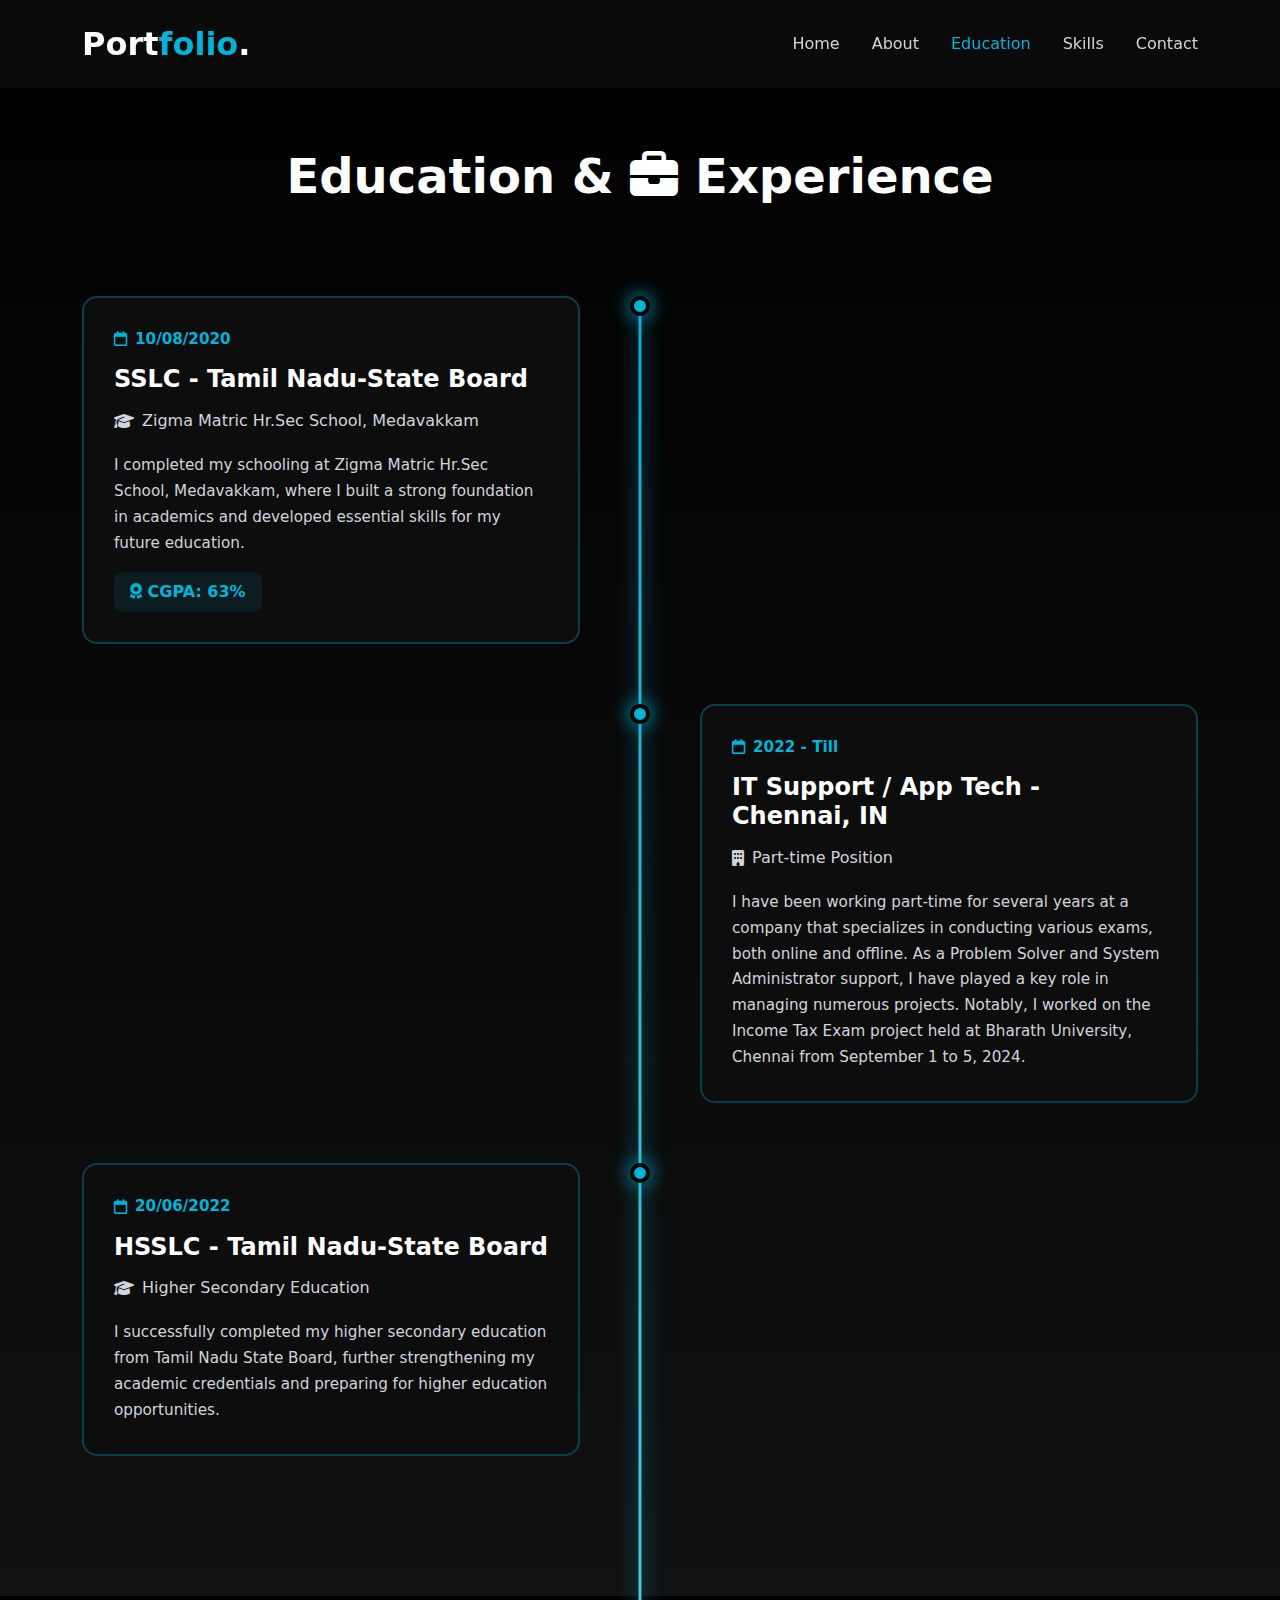
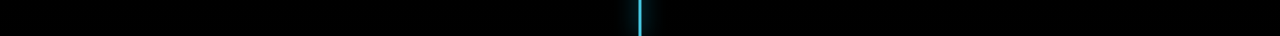
<file: new/claud-project-card.html>
<!DOCTYPE html>
<html lang="en">
<head>
    <meta charset="UTF-8">
    <meta name="viewport" content="width=device-width, initial-scale=1.0">
    <title>Portfolio | Education</title>
    <link href="https://cdnjs.cloudflare.com/ajax/libs/bootstrap/5.3.2/css/bootstrap.min.css" rel="stylesheet">
    <link href="https://cdnjs.cloudflare.com/ajax/libs/font-awesome/6.4.0/css/all.min.css" rel="stylesheet">
    <style>
        :root { 
            --bg: #000000;     
            --card: #0d0d0d;         
            --accent: #00b4d8;         
            --accent-glow: #48cae4;    
            --muted: #d1d5db;          
            --white: #ffffff; 
        } 
        
        * { 
            box-sizing: border-box; 
            margin: 0;
            padding: 0;
        } 
        
        body { 
            font-family: 'Inter', system-ui, -apple-system, 'Segoe UI', Roboto, 'Helvetica Neue', Arial; 
            background: linear-gradient(180deg, var(--bg) 0%, #111111 100%); 
            color: var(--white); 
            -webkit-font-smoothing: antialiased; 
            -moz-osx-font-smoothing: grayscale; 
            scroll-behavior: smooth;
            min-height: 100vh;
        }

        /* Header Navigation */
        nav {
            padding: 20px 0;
            background: rgba(13, 13, 13, 0.8);
            backdrop-filter: blur(10px);
            position: sticky;
            top: 0;
            z-index: 1000;
        }

        .logo {
            font-size: 2rem;
            font-weight: 700;
        }

        .logo span {
            color: var(--accent);
        }

        .nav-links {
            list-style: none;
            display: flex;
            gap: 2rem;
            margin: 0;
            padding: 0;
        }

        .nav-links a {
            color: var(--muted);
            text-decoration: none;
            font-weight: 500;
            transition: color 0.3s;
        }

        .nav-links a:hover,
        .nav-links a.active {
            color: var(--accent);
        }

        /* Section Header */
        .section-header {
            text-align: center;
            padding: 60px 0 40px;
        }

        .section-header h1 {
            font-size: 3rem;
            font-weight: 700;
            margin-bottom: 10px;
        }

        /* Timeline Container */
        .timeline-container {
            position: relative;
            padding: 40px 0 80px;
        }

        /* Central Timeline Line */
        .timeline-line {
            position: absolute;
            left: 50%;
            transform: translateX(-50%);
            width: 3px;
            height: 100%;
            background: linear-gradient(180deg, var(--accent) 0%, var(--accent-glow) 100%);
            box-shadow: 0 0 20px var(--accent);
        }

        /* Timeline Item */
        .timeline-item {
            position: relative;
            margin-bottom: 60px;
        }

        /* Center Dot */
        .timeline-dot {
            position: absolute;
            left: 50%;
            transform: translateX(-50%);
            width: 20px;
            height: 20px;
            background: var(--accent);
            border-radius: 50%;
            border: 4px solid var(--bg);
            box-shadow: 0 0 20px var(--accent);
            z-index: 10;
        }

        /* Cards */
        .timeline-card {
            background: var(--card);
            border: 2px solid rgba(0, 180, 216, 0.3);
            border-radius: 15px;
            padding: 30px;
            position: relative;
            transition: all 0.3s ease;
        }

        .timeline-card:hover {
            border-color: var(--accent);
            box-shadow: 0 10px 40px rgba(0, 180, 216, 0.3);
            transform: translateY(-5px);
        }

        /* Left Side Cards */
        .timeline-left {
            padding-right: 60px;
        }

        .timeline-left .timeline-card {
            margin-left: 0;
        }

        /* Right Side Cards */
        .timeline-right {
            padding-left: 60px;
        }

        .timeline-right .timeline-card {
            margin-right: 0;
        }

        /* Card Content */
        .card-date {
            color: var(--accent);
            font-size: 0.95rem;
            font-weight: 600;
            margin-bottom: 15px;
            display: flex;
            align-items: center;
            gap: 8px;
        }

        .card-title {
            font-size: 1.5rem;
            font-weight: 700;
            margin-bottom: 15px;
            color: var(--white);
        }

        .card-subtitle {
            font-size: 1rem;
            color: var(--muted);
            margin-bottom: 20px;
            display: flex;
            align-items: center;
            gap: 8px;
        }

        .card-content {
            color: var(--muted);
            line-height: 1.7;
            font-size: 0.95rem;
        }

        .cgpa-badge {
            display: inline-block;
            background: rgba(0, 180, 216, 0.1);
            color: var(--accent);
            padding: 8px 16px;
            border-radius: 8px;
            font-weight: 600;
            margin-top: 15px;
        }

        /* Responsive Design */
        @media (max-width: 768px) {
            .timeline-line {
                left: 30px;
            }

            .timeline-dot {
                left: 30px;
            }

            .timeline-left,
            .timeline-right {
                padding-left: 70px !important;
                padding-right: 0 !important;
            }

            .nav-links {
                gap: 1rem;
                font-size: 0.9rem;
            }

            .logo {
                font-size: 1.5rem;
            }

            .section-header h1 {
                font-size: 2rem;
            }
        }

        @media (max-width: 576px) {
            .card-title {
                font-size: 1.2rem;
            }

            .card-content {
                font-size: 0.9rem;
            }
        }
    </style>
</head>
<body>
    <!-- Navigation -->
    <nav>
        <div class="container">
            <div class="row align-items-center">
                <div class="col-6">
                    <div class="logo">Port<span>folio</span>.</div>
                </div>
                <div class="col-6">
                    <ul class="nav-links justify-content-end">
                        <li><a href="#home">Home</a></li>
                        <li><a href="#about">About</a></li>
                        <li><a href="#education" class="active">Education</a></li>
                        <li><a href="#skills">Skills</a></li>
                        <li><a href="#contact">Contact</a></li>
                    </ul>
                </div>
            </div>
        </div>
    </nav>

    <!-- Education Section -->
    <section id="education">
        <div class="container">
            <div class="section-header">
                <h1>Education & <i class="fas fa-briefcase"></i> Experience</h1>
            </div>

            <div class="timeline-container">
                <!-- Timeline Line -->
                <div class="timeline-line"></div>

                <!-- Timeline Item 1 - Left Side (Education) -->
                <div class="timeline-item">
                    <div class="timeline-dot"></div>
                    <div class="row">
                        <div class="col-md-6 timeline-left">
                            <div class="timeline-card">
                                <div class="card-date">
                                    <i class="far fa-calendar"></i> 10/08/2020
                                </div>
                                <h3 class="card-title">SSLC - Tamil Nadu-State Board</h3>
                                <div class="card-subtitle">
                                    <i class="fas fa-graduation-cap"></i> Zigma Matric Hr.Sec School, Medavakkam
                                </div>
                                <div class="card-content">
                                    I completed my schooling at Zigma Matric Hr.Sec School, Medavakkam, where I built a strong foundation in academics and developed essential skills for my future education.
                                </div>
                                <div class="cgpa-badge">
                                    <i class="fas fa-award"></i> CGPA: 63%
                                </div>
                            </div>
                        </div>
                        <div class="col-md-6"></div>
                    </div>
                </div>

                <!-- Timeline Item 2 - Right Side (Experience) -->
                <div class="timeline-item">
                    <div class="timeline-dot"></div>
                    <div class="row">
                        <div class="col-md-6"></div>
                        <div class="col-md-6 timeline-right">
                            <div class="timeline-card">
                                <div class="card-date">
                                    <i class="far fa-calendar"></i> 2022 - Till
                                </div>
                                <h3 class="card-title">IT Support / App Tech - Chennai, IN</h3>
                                <div class="card-subtitle">
                                    <i class="fas fa-building"></i> Part-time Position
                                </div>
                                <div class="card-content">
                                    I have been working part-time for several years at a company that specializes in conducting various exams, both online and offline. As a Problem Solver and System Administrator support, I have played a key role in managing numerous projects. Notably, I worked on the Income Tax Exam project held at Bharath University, Chennai from September 1 to 5, 2024.
                                </div>
                            </div>
                        </div>
                    </div>
                </div>

                <!-- Timeline Item 3 - Left Side (Education) -->
                <div class="timeline-item">
                    <div class="timeline-dot"></div>
                    <div class="row">
                        <div class="col-md-6 timeline-left">
                            <div class="timeline-card">
                                <div class="card-date">
                                    <i class="far fa-calendar"></i> 20/06/2022
                                </div>
                                <h3 class="card-title">HSSLC - Tamil Nadu-State Board</h3>
                                <div class="card-subtitle">
                                    <i class="fas fa-graduation-cap"></i> Higher Secondary Education
                                </div>
                                <div class="card-content">
                                    I successfully completed my higher secondary education from Tamil Nadu State Board, further strengthening my academic credentials and preparing for higher education opportunities.
                                </div>
                            </div>
                        </div>
                        <div class="col-md-6"></div>
                    </div>
                </div>
            </div>
        </div>
    </section>

    <script src="https://cdnjs.cloudflare.com/ajax/libs/bootstrap/5.3.2/js/bootstrap.bundle.min.js"></script>
</body>
</html>
</file>
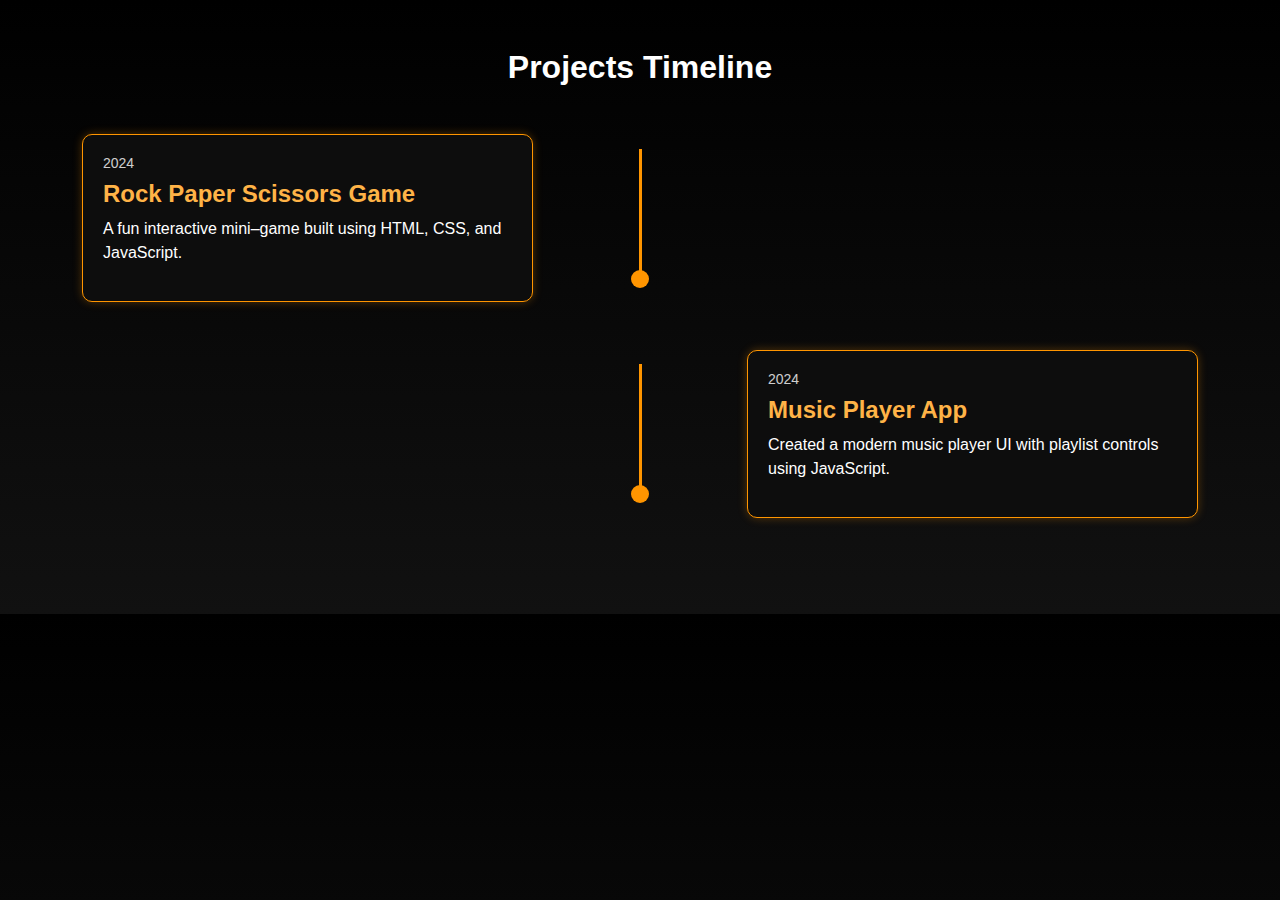
<file: new/html-projects.html>
<!DOCTYPE html>
<html lang="en">
<head>
    <meta charset="UTF-8" />
    <meta name="viewport" content="width=device-width, initial-scale=1.0" />
    <title>Timeline Projects</title>

    <!-- Bootstrap -->
    <link href="https://cdn.jsdelivr.net/npm/bootstrap@5.3.0/dist/css/bootstrap.min.css" rel="stylesheet">

    <!-- Custom CSS -->
    <link rel="stylesheet" href="./project-card.css">
</head>

<body>

    <section class="container py-5">
        <h2 class="text-center mb-5 fw-bold">Projects Timeline</h2>

        <div class="timeline">

            <!-- LEFT SIDE -->
            <div class="row align-items-center mb-5">
                <div class="col-md-5">
                    <div class="card-box left-card">
                        <h5 class="date">2024</h5>
                        <h4 class="title">Rock Paper Scissors Game</h4>
                        <p>A fun interactive mini–game built using HTML, CSS, and JavaScript.</p>
                    </div>
                </div>

                <!-- Center Line Dot -->
                <div class="col-md-2 text-center position-relative">
                    <div class="line"></div>
                    <div class="dot"></div>
                </div>

                <div class="col-md-5"></div>
            </div>

            <!-- RIGHT SIDE -->
            <div class="row align-items-center mb-5">
                <div class="col-md-5"></div>

                <!-- Center Line Dot -->
                <div class="col-md-2 text-center position-relative">
                    <div class="line"></div>
                    <div class="dot"></div>
                </div>

                <div class="col-md-5">
                    <div class="card-box right-card">
                        <h5 class="date">2024</h5>
                        <h4 class="title">Music Player App</h4>
                        <p>Created a modern music player UI with playlist controls using JavaScript.</p>
                    </div>
                </div>
            </div>

        </div>
    </section>

</body>
</html>
</file>
<file: style.css>
:root {
  --bg: #000000;            /* Deep black background */
  --card: #0d0d0d;          /* Slightly lighter dark for cards */
  --accent: #ff9500;        /* Bright orange */
  --accent-glow: #ffb347;   /* Lighter orange for gradients */
  --muted: #d1d5db;         /* Light gray text */
  --white: #ffffff;
}

* { box-sizing: border-box; }

body {
  font-family: 'Inter', system-ui, -apple-system, 'Segoe UI', Roboto, 'Helvetica Neue', Arial;
  background: linear-gradient(180deg, var(--bg) 0%, #111111 100%);
  color: var(--white);
  -webkit-font-smoothing: antialiased;
  -moz-osx-font-smoothing: grayscale;
  scroll-behavior: smooth;
}

/* NAV */
.navbar {
padding: 20px;
  backdrop-filter: blur(2px);
  background: rgba(0, 0, 0, 0.75);
  border-bottom: 1px solid rgba(255, 255, 255, 0.05);
}
.nav-item{
    margin: 0px 16px;
}
.nav-link {
  color: var(--muted) !important;
  font-weight: 600;
  transition: color 0.3s ease;
}
.nav-link:hover {
  color: var(--accent) !important;
}
.nav-link.active {
  color: var(--accent) !important;
}

/* HERO */
.hero { padding: 6rem 0;margin-top: 30px; }
.hero .intro { max-width: 55ch;line-height: 40px;letter-spacing: 2px;word-spacing: 10px; }

.display-name {
  font-weight: 800;
  font-size: clamp(2rem, 4vw, 3rem);
  background: linear-gradient(90deg, var(--accent), var(--accent-glow));
  -webkit-background-clip: text;
  background-clip: text;
  color: transparent;
  text-shadow: 0 0 15px rgba(255, 149, 0, 0.3);
}
.small-tag{text-decoration: none; color: var(--white);&:hover{color: var(--accent-glow);}}
.lead-muted { color: var(--muted);}
.avatar {
  min-width: 300px;
  height: 300px;
  border-radius: 18px;
  object-fit: cover;
  border: 3px solid var(--accent);
  box-shadow: 0 0 15px rgba(255, 149, 0, 0.4);
  transition: transform 0.4s ease, box-shadow 0.4s ease;
}
.avatar:hover {
  transform: scale(1.05);
  box-shadow: 0 0 50px rgba(255, 149, 0, 0.6);
}

/* About */
.fadeIn {
  opacity: 0;
  transform: translateY(12px);
  animation: fade 0.8s ease forwards;
  line-height: 1.8; 
  letter-spacing: 1px;
  word-spacing: 10px;
  font-size: 17px;
  font-family: Georgia, 'Times New Roman', Times, serif;
  max-width: 900px;
  margin: auto;
}
.quick-facts{
  margin: auto; 
  max-width: 1050px;
  padding: 10px; 
  line-height: 20px; 
  letter-spacing: 1px;
}
.quick-facts div{
  padding: 10px;
}
.quick-facts div p{
  margin-left: 20px;
  margin-top: 6px;
  margin-bottom: 6px;
}
/* CARDS */
.card-ghost {
  background: rgba(255, 255, 255, 0.05);
  border: 1px solid rgba(255, 255, 255, 0.08);
  box-shadow: 0 4px 20px rgba(255, 149, 0, 0.05);
  padding: 30px;
}

/* SKILL CARDS */
.skill-card {
  border: none;
  background: linear-gradient(180deg, rgba(255,255,255,0.08), rgba(255,255,255,0.03));
  border-radius: 14px;
  transition: all 0.3s ease;
}
.skill-card:hover {
  /* transform: translateY(-8px); */
  transform: scale(1.03);
  box-shadow: 0 0 30px rgba(255, 149, 0, 0.409);
  border-color: var(--accent);
}

/* PROJECTS */
.project-row { padding: 2rem 0; border-radius: 12px; }
.project-img {
  min-height: 180px;
  max-height: 320px;
  width: 100%;
  object-fit: cover;
  border-radius: 10px;
  border: 2px solid rgba(255,255,255,0.08);
  transition: transform 0.4s ease, box-shadow 0.4s ease;
}
.project-img:hover {
  transform: scale(1.03);
  box-shadow: 0 0 25px rgba(255, 149, 0, 0.3);
}

/* CONTACT */
.form-control {
  background: rgba(255,255,255,0.05);
  border: 1px solid rgba(255,255,255,0.1);
  color: var(--white);
}
.form-control:focus {
  border-color: var(--accent);
  box-shadow: 0 0 0 .15rem rgba(255, 149, 0, 0.4);
}

/* BUTTONS */
.btn-accent {
  background: linear-gradient(90deg, var(--accent), var(--accent-glow));
  border: none;
  color: #000;
  font-weight: 700;
  transition: all 0.3s ease;
}
.btn-accent:hover {
  background: linear-gradient(90deg, var(--accent-glow), var(--accent));
  box-shadow: 0 0 15px rgba(255, 149, 0, 0.6);
}

.btn-outline-light:hover {
  background: var(--accent);
  border-color: var(--accent);
  color: #000;
}

/* FOOTER */
footer {
  padding: 2.25rem 0;
  color: var(--muted);
  border-top: 1px solid rgba(255,255,255,0.05);
}

/* ANIMATIONS */
.reveal {
  opacity: 0;
  transform: translateY(150px) scale(1.05);
  transition: all .65s cubic-bezier(.2, .9, .2, 1);
}
.reveal.visible {
  opacity: 1;
  transform: none;
}
@keyframes fade {
  to {
    opacity: 1;
    transform: translateY(0);
  }
}
/* RESPONSIVE */
@media (max-width: 767px) {
  .avatar { width: 180px; height: 180px; }
  .hero { padding: 3.5rem 0; }
}
</file>
<file: project-card.css>
/* :root { 
    --bg: #000000;     
    --card: #0d0d0d;         
    --accent: #00b4d8;         
    --accent-glow: #48cae4;    
    --muted: #d1d5db;          
    --white: #ffffff; 
}  */
:root {
    --bg: #000000;    
    --card: #0d0d0d;        
    --accent: #ff9500;        
    --accent-glow: #ffb347;   
    --muted: #d1d5db;         
    --white: #ffffff;
}
* { box-sizing: border-box; }

body {
  font-family: 'Inter', system-ui, -apple-system, 'Segoe UI', Roboto, 'Helvetica Neue', Arial;
  background: var(--bg);
  color: var(--white);
  -webkit-font-smoothing: antialiased;
  -moz-osx-font-smoothing: grayscale;
  scroll-behavior: smooth;
}

/* Section Header */
.section-header {
    text-align: center;
    padding: 30px 0 30px 0px;
}

.section-header h1 {
    font-size: 3rem;
    font-weight: 700;
    margin-bottom: 10px;
}

/* Timeline Container */
.timeline-container {
    position: relative;
    padding: 40px 0 80px;
}

/* Central Timeline Line */
.timeline-line {
    position: absolute;
    left: 50%;
    transform: translateX(-50%);
    width: 3px;
    height: 100%;
    background: linear-gradient(180deg, var(--accent) 0%, var(--accent-glow) 100%);
    box-shadow: 0 0 20px var(--accent);
}

/* Timeline Item */
.timeline-item {
    position: relative;
    margin-bottom: 60px;
}

/* Center Dot */
.timeline-dot {
    position: absolute;
    left: 50%;
    transform: translateX(-50%);
    width: 20px;
    height: 20px;
    background: var(--accent);
    border-radius: 50%;
    border: 4px solid var(--bg);
    box-shadow: 0 0 20px var(--accent);
    z-index: 10;
}

/* Cards */
.timeline-card {
    background: var(--card);
    border: 2px solid rgb(211, 134, 17);
    border-radius: 15px;
    padding: 30px;
    position: relative;
    transition: all 0.3s ease;
}
.timeline-card h3{
    color: var(--accent);
}
.timeline-card:hover {
    border-color: var(--accent);
    box-shadow: 0 0 50px rgba(255, 149, 0, 0.6);
    transform: translateY(-5px);
}

/* Left Side Cards */
.timeline-left {
    padding-right: 60px;
}

.timeline-left .timeline-card {
    margin-left: 0;
}

/* Right Side Cards */
.timeline-right {
    padding-left: 60px;
}

.timeline-right .timeline-card {
    margin-right: 0;
}

/* Card Content */

.card-title {
    font-size: 1.5rem;
    font-weight: 700;
    margin-bottom: 15px;
    color: var(--white);
}

.card-content {
    color: var(--muted);
    line-height: 1.7;
    font-size: 0.95rem;
}
.card{
    margin: 20px 0px;
    border: none;
    background: transparent;
}
/* BUTTONS */
.btn-accent {
  background: linear-gradient(90deg, var(--accent), var(--accent-glow));
  border: none;
  color: #000;
  font-weight: 700;
  transition: all 0.3s ease;
  margin-right: 10px;
}
.btn-accent:hover {
  background: linear-gradient(90deg, var(--accent-glow), var(--accent));
  box-shadow: 0 0 15px rgba(255, 149, 0, 0.6);
}

/* Responsive Design */
@media (max-width: 768px) {
    .timeline-line {
        left: 30px;
    }

    .timeline-dot {
        left: 30px;
    }

    .timeline-left,
    .timeline-right {
        padding-left: 70px !important;
        padding-right: 0 !important;
    }

    .logo {
        font-size: 1.5rem;
    }

    .section-header h1 {
        font-size: 2rem;
    }
}

@media (max-width: 576px) {
    .card-title {
        font-size: 1rem;
    }
    .timeline-item{
        margin-right: 20px;
    }
    .card-content {
        font-size: 0.8rem;
    }
}
</file>
<file: new/project-card.css>
:root {
  --bg: #000000;    
  --card: #0d0d0d;        
  --accent: #ff9500;        
  --accent-glow: #ffb347;   
  --muted: #d1d5db;         
  --white: #ffffff;
}

body {
  font-family: 'Inter', sans-serif;
  background: linear-gradient(180deg, var(--bg) 0%, #111111 100%);
  color: var(--white);
}

.card-box {
  background: var(--card);
  padding: 20px;
  border-radius: 10px;
  border: 1px solid var(--accent);
  box-shadow: 0 0 10px rgba(255, 149, 0, 0.3);
}

.card-box .title {
  color: var(--accent-glow);
  font-weight: 600;
}

.card-box .date {
  font-size: 14px;
  opacity: 0.8;
}

/* Center vertical line */
.line {
  width: 3px;
  height: 130px;
  background: var(--accent);
  margin: auto;
}

.dot {
  width: 18px;
  height: 18px;
  background: var(--accent);
  border-radius: 50%;
  margin: auto;
  margin-top: -9px;
}

/* Responsive for mobile */
@media (max-width: 768px) {
  .line {
    height: 80px;
  }

  .timeline .row {
    text-align: center;
  }

  .left-card, .right-card {
    margin-top: 20px;
  }
}
</file>
